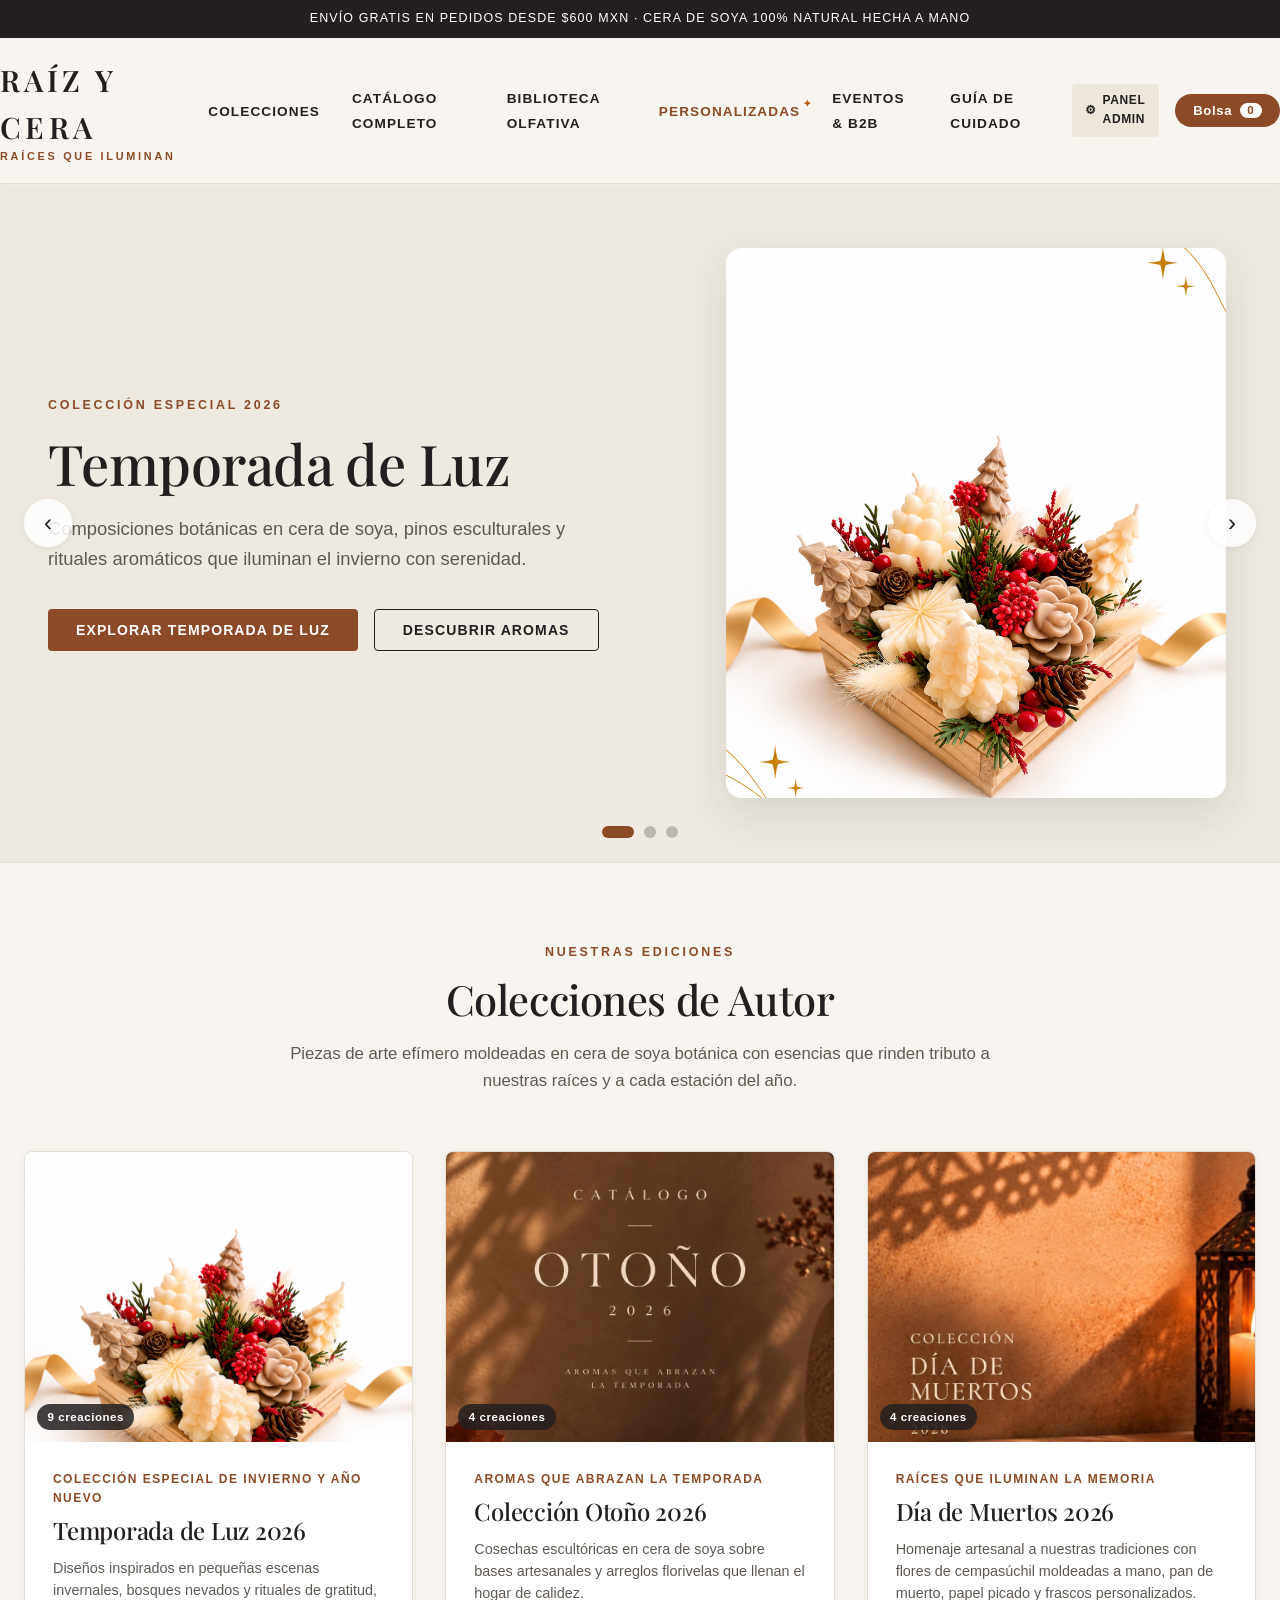
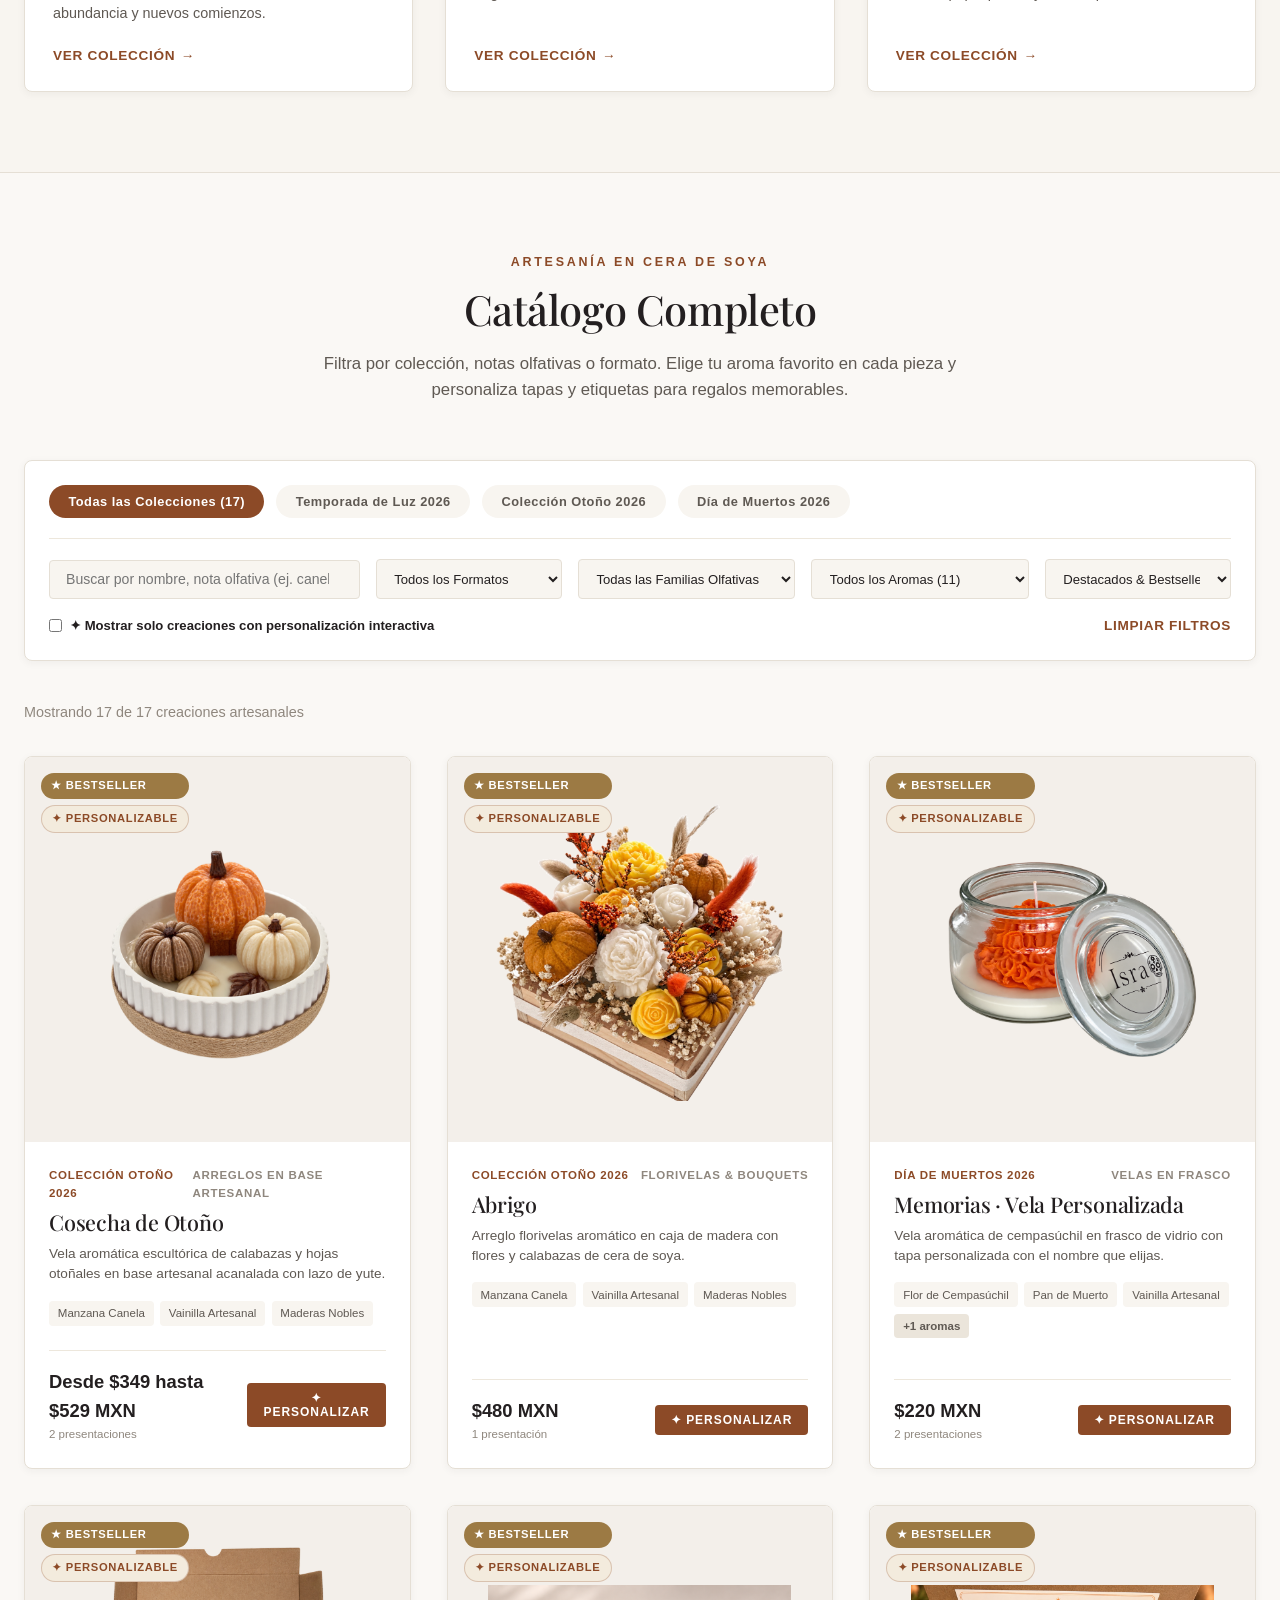
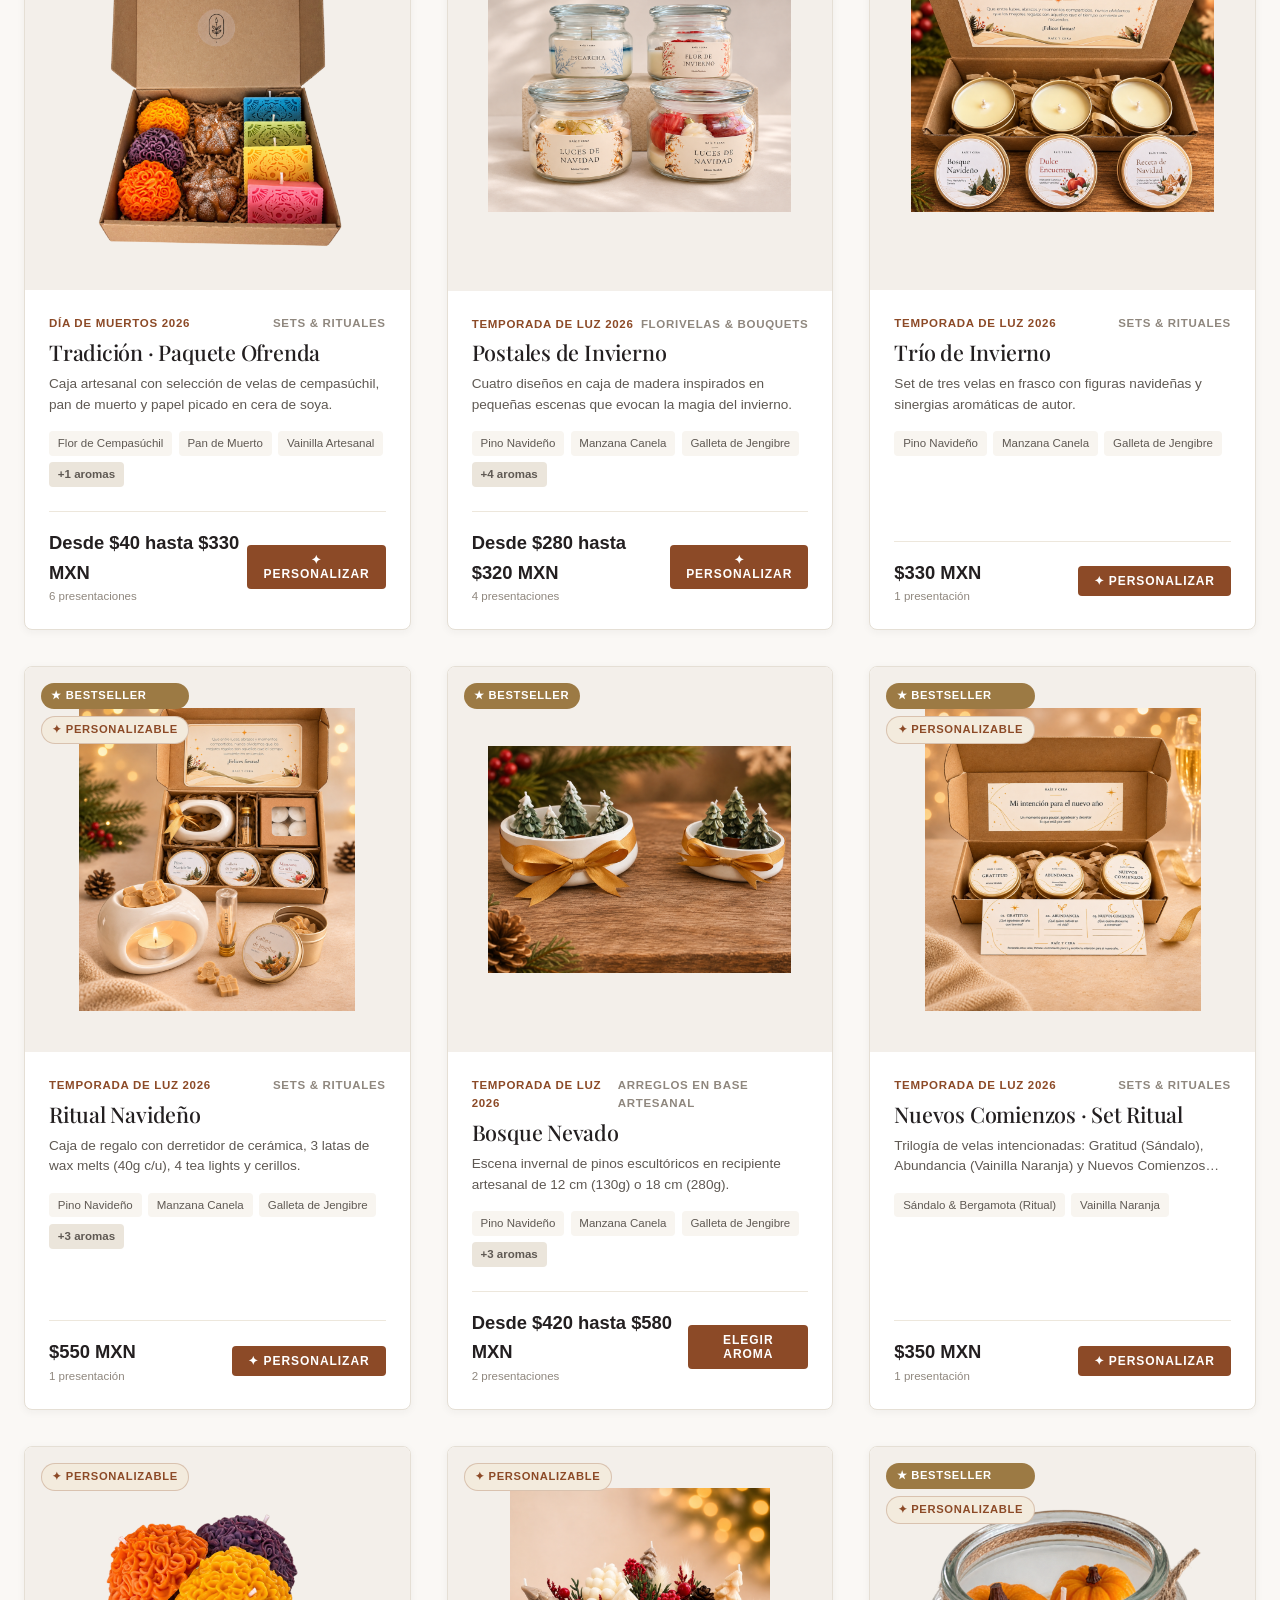
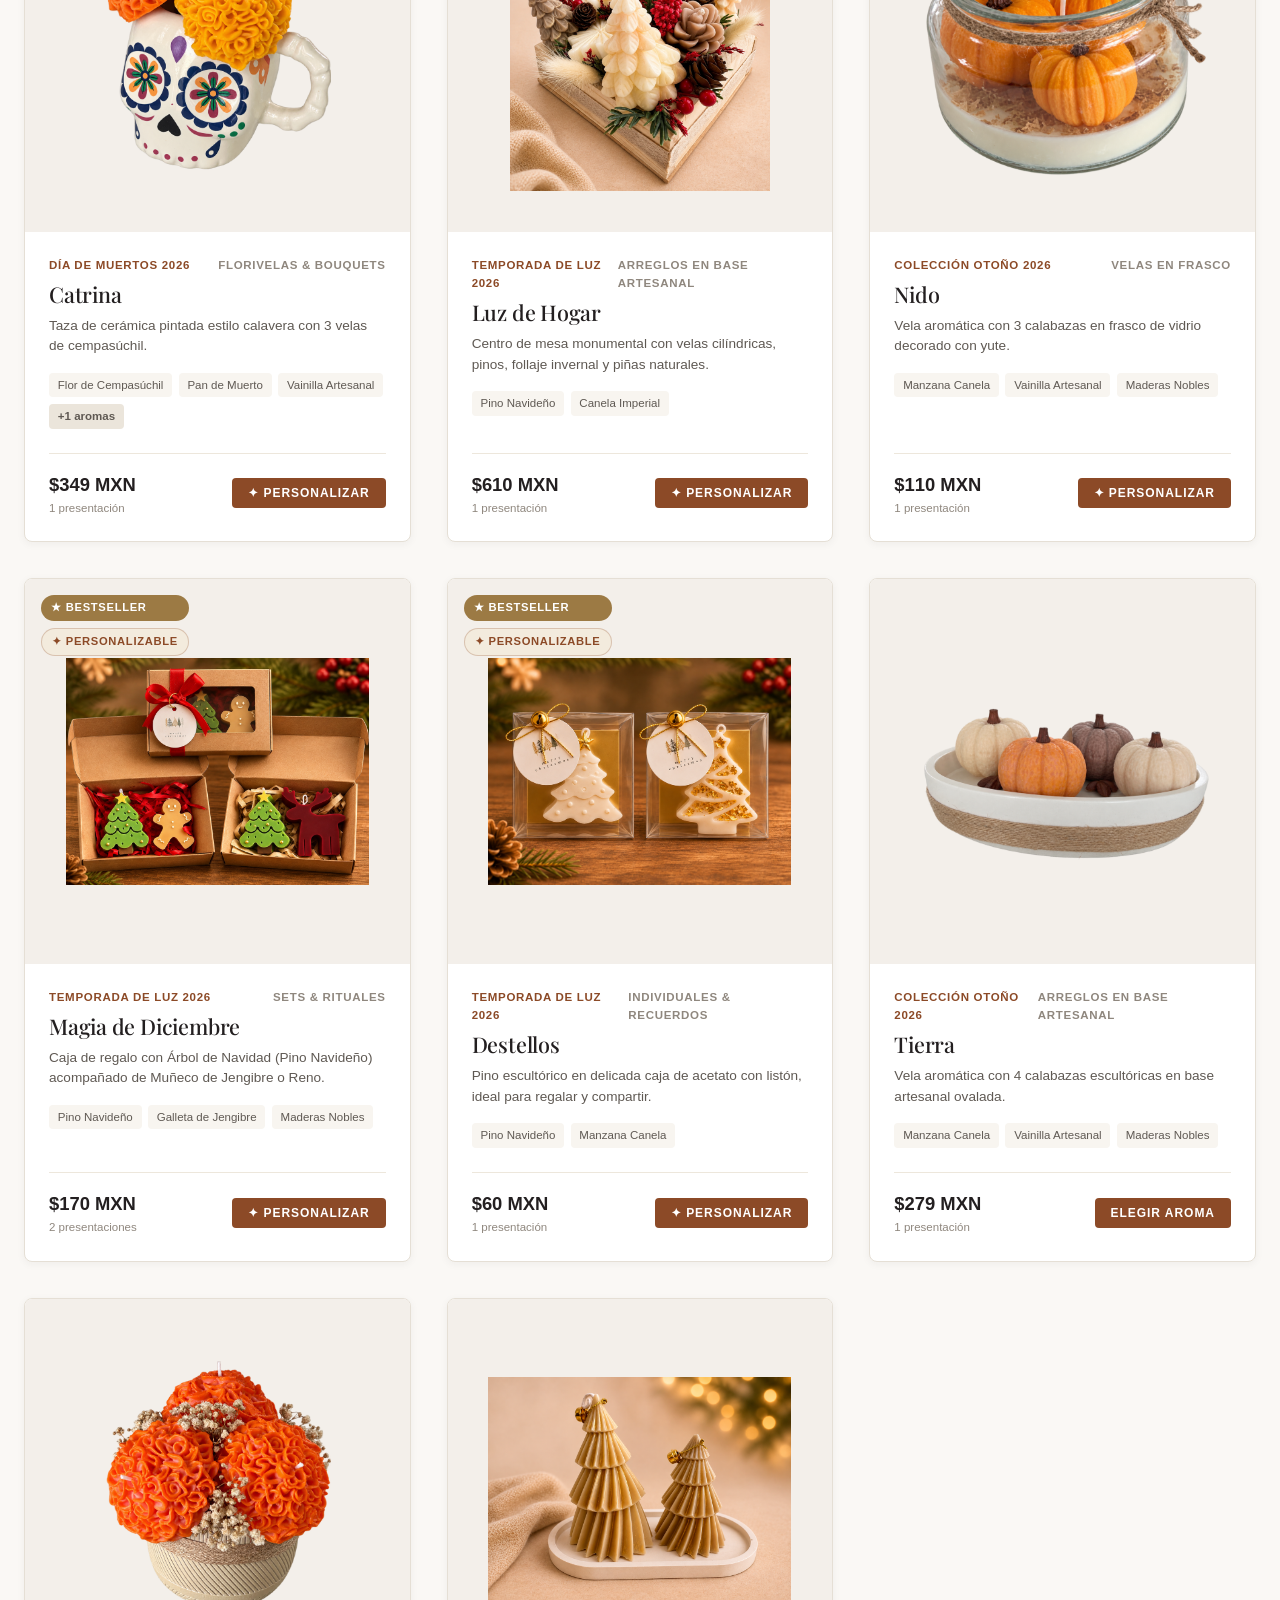
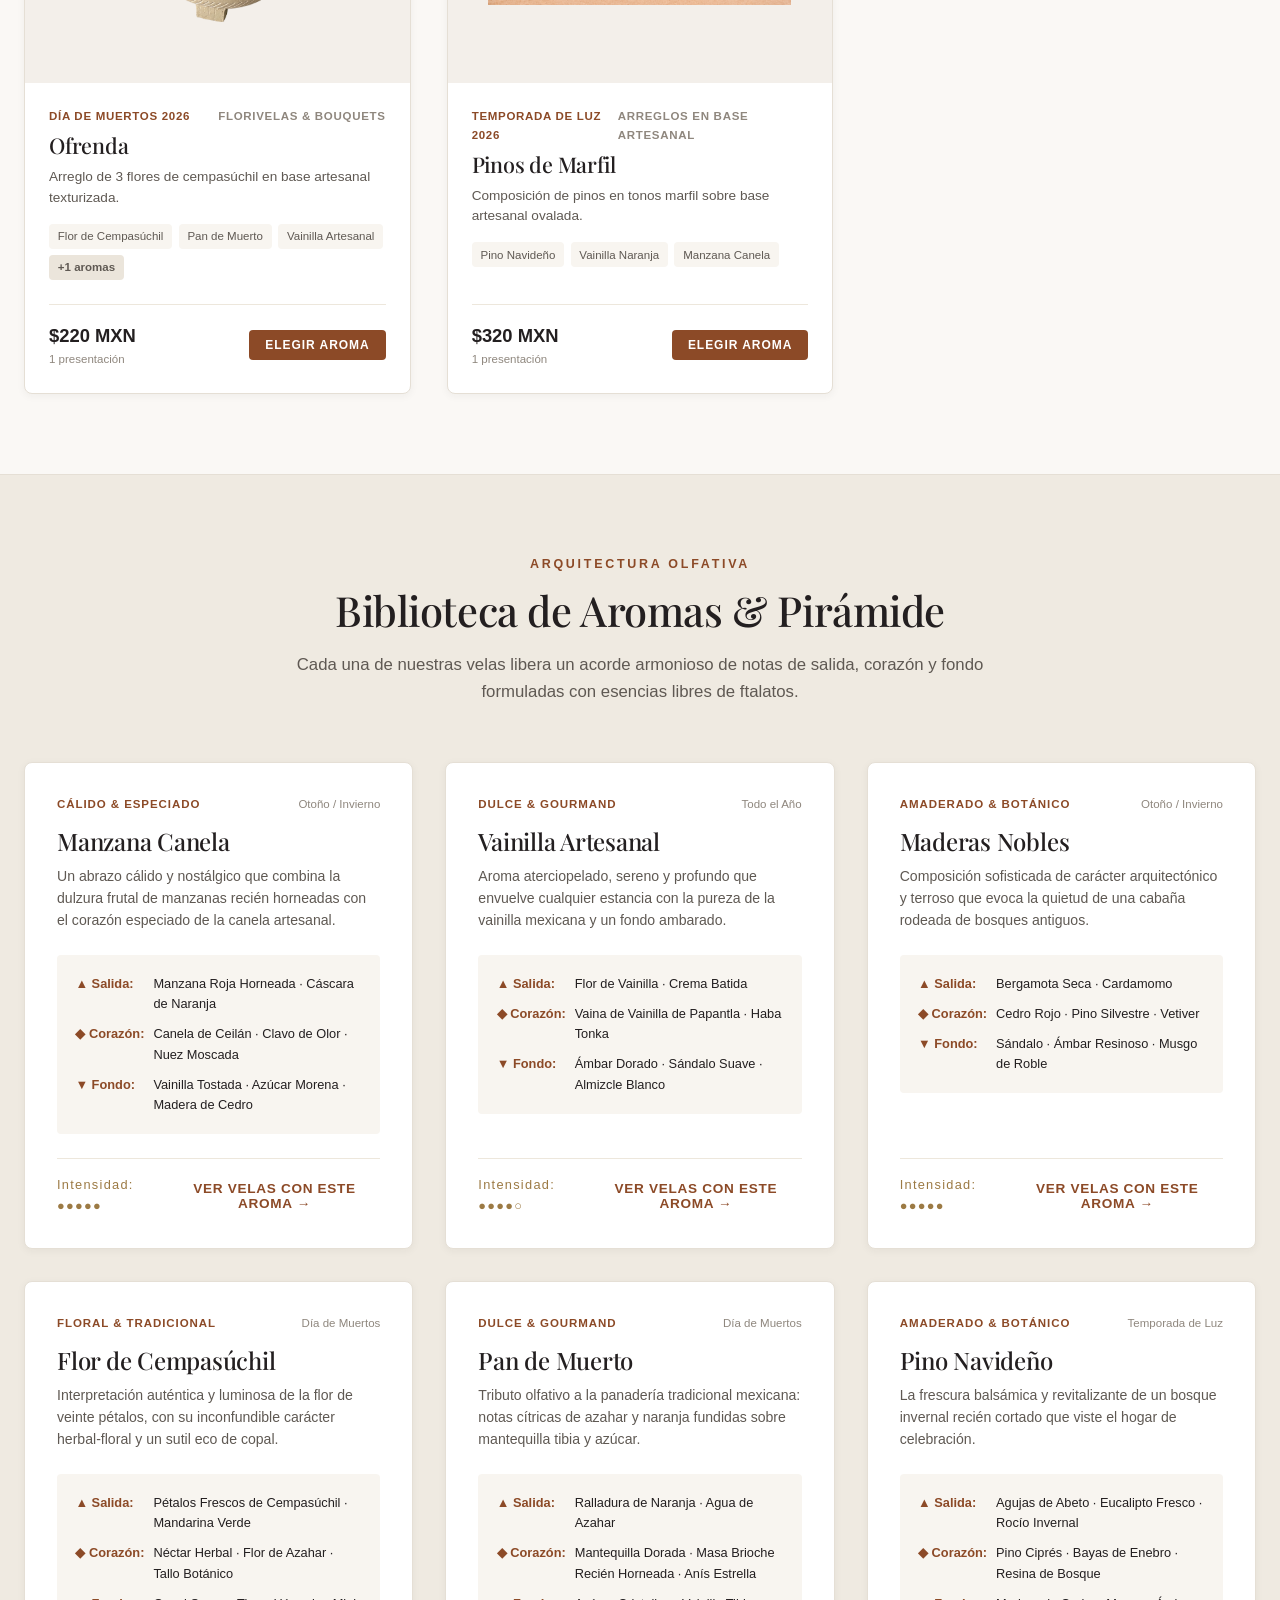
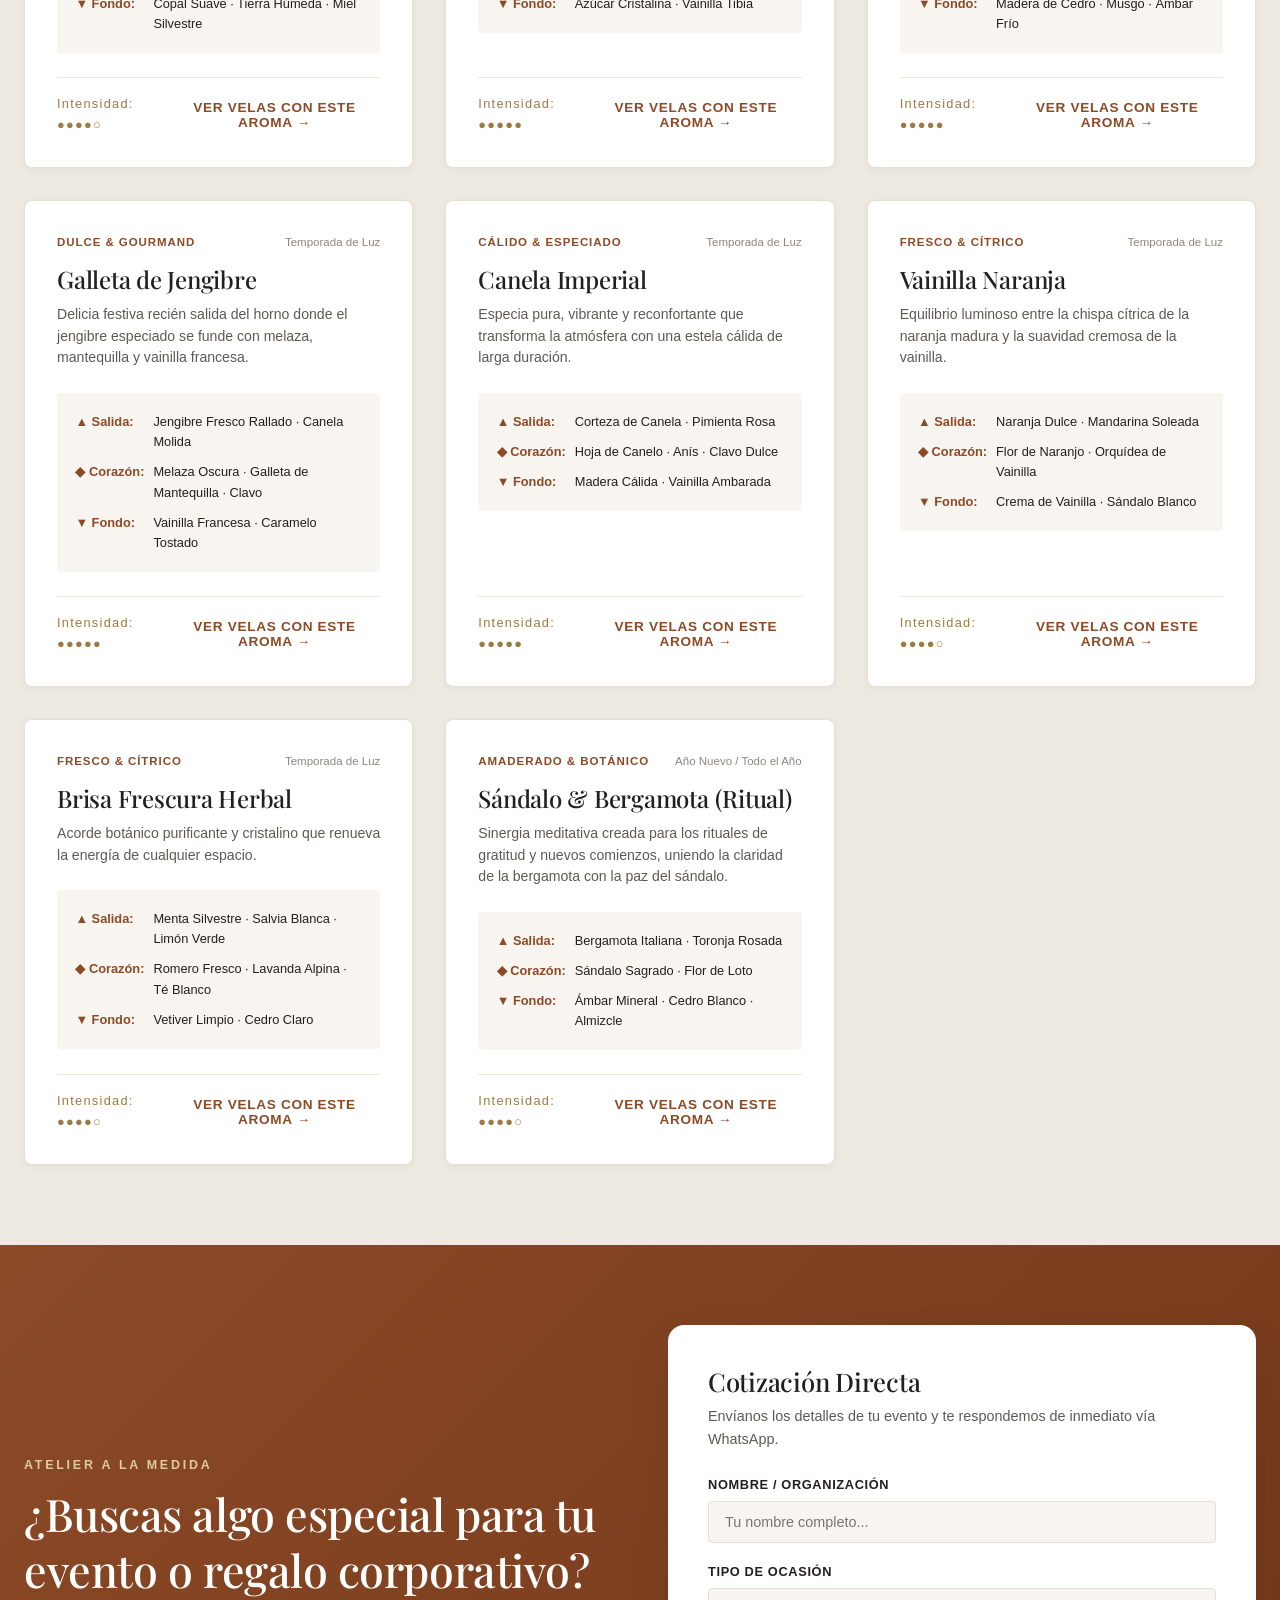
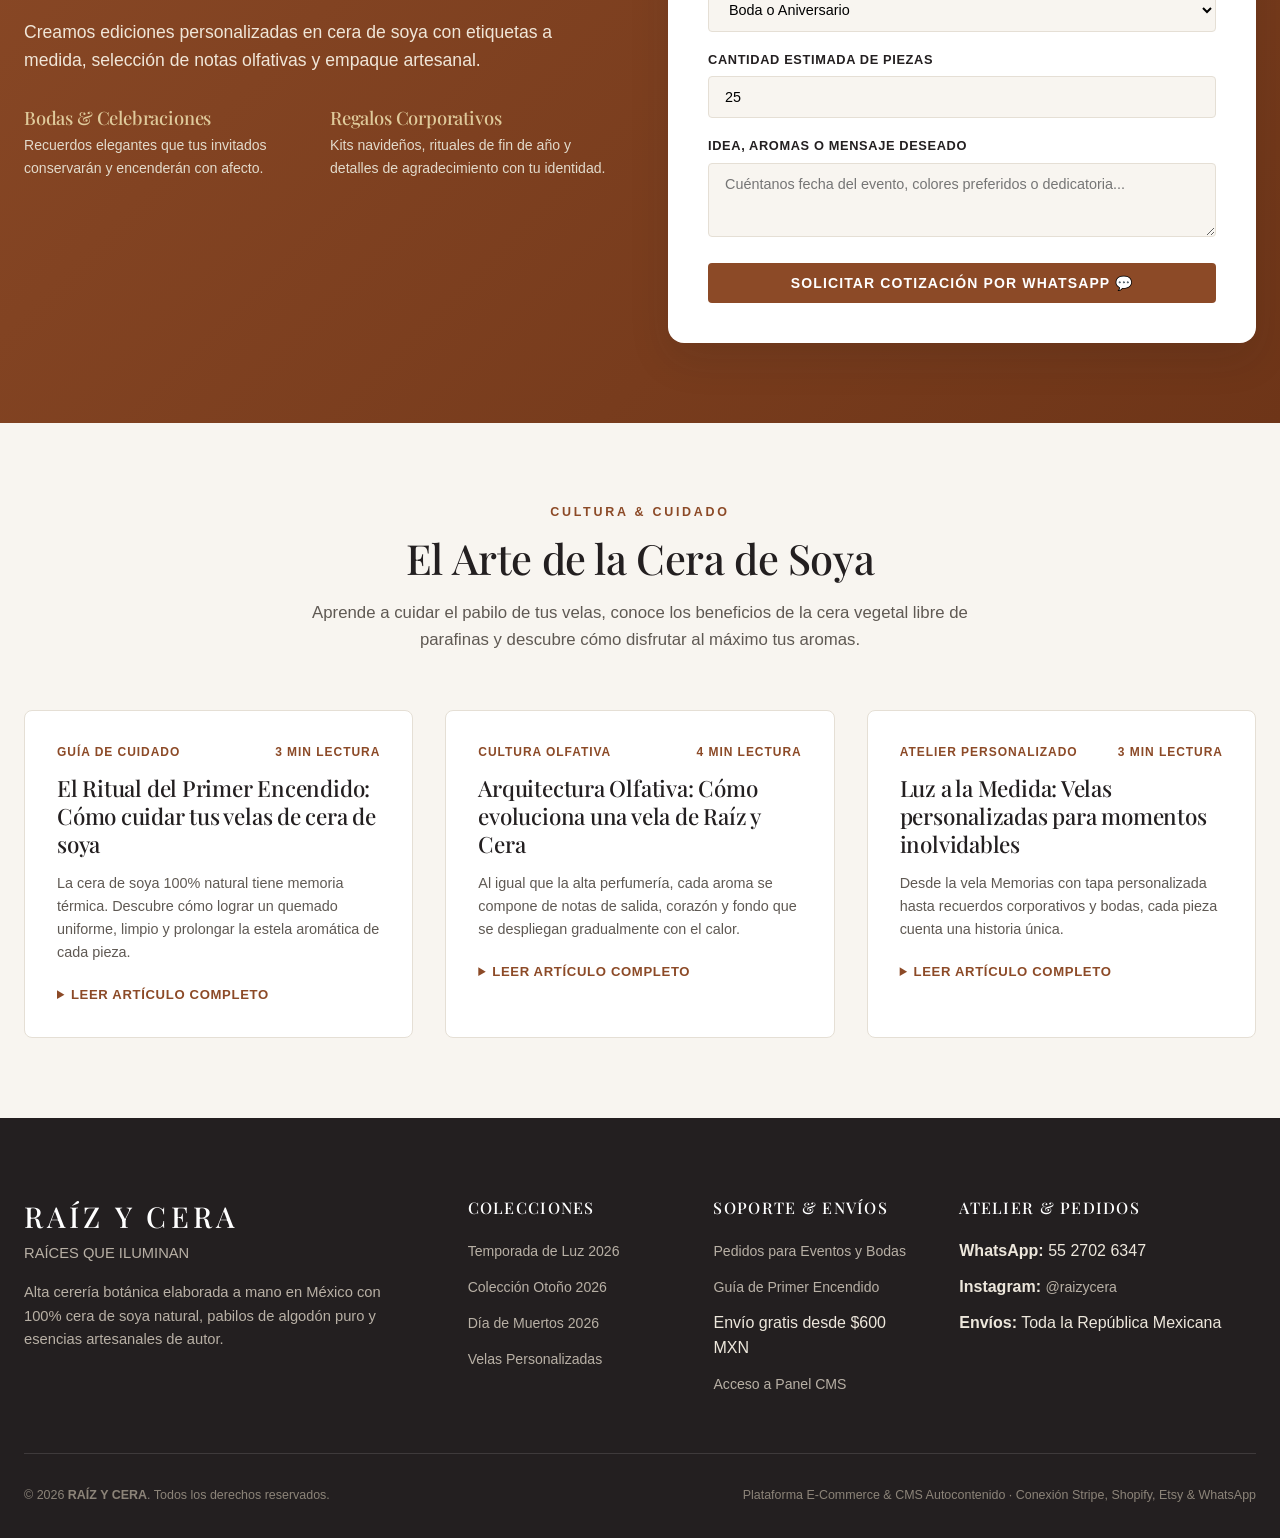
<file: index.html>
<!DOCTYPE html>
<html lang="es">
<head>
  <meta charset="UTF-8" />
  <meta name="viewport" content="width=device-width, initial-scale=1.0" />
  <title>Raíz y Cera | Raíces que Iluminan · Alta Cerería Botánica en Cera de Soya</title>
  <meta name="description" content="Velas aromáticas y piezas escultóricas en cera de soya 100% natural hechas a mano. Colección Otoño, Día de Muertos y Temporada de Luz 2026." />

  <!-- Google Fonts: Editorial Serif & Clean Sans -->
  <link rel="preconnect" href="https://fonts.googleapis.com" />
  <link rel="preconnect" href="https://fonts.gstatic.com" crossorigin />
  <link href="https://fonts.googleapis.com/css2?family=Playfair+Display:ital,wght@0,400;0,500;0,600;0,700;1,400&family=Plus+Jakarta+Sans:wght@300;400;500;600;700&display=swap" rel="stylesheet" />

  <!-- Main Luxury Storefront Stylesheet -->
  <link rel="stylesheet" href="assets/css/main.css" />
</head>
<body>

  <!-- Top Announcement Bar (Candle Delirium Style) -->
  <div class="top-announcement-bar" role="region" aria-label="Aviso promocional">
    <div class="container">
      <span id="announcement-text">ENVÍO GRATIS EN PEDIDOS DESDE $600 MXN · CERA DE SOYA 100% NATURAL HECHA A MANO</span>
    </div>
  </div>

  <!-- Main Editorial Header -->
  <header class="site-header">
    <div class="container header-inner">
      <a href="#inicio" class="brand-logo-wrap" aria-label="Raíz y Cera - Inicio">
        <span class="brand-logo-title js-brand-name">RAÍZ Y CERA</span>
        <span class="brand-logo-tagline js-brand-tagline">RAÍCES QUE ILUMINAN</span>
      </a>

      <nav class="main-navigation" aria-label="Navegación principal">
        <ul>
          <li><a href="#colecciones">Colecciones</a></li>
          <li><a href="#catalogo">Catálogo Completo</a></li>
          <li><a href="#aromas">Biblioteca Olfativa</a></li>
          <li><a href="#catalogo" class="js-nav-customizable is-highlight">Personalizadas</a></li>
          <li><a href="#pedidos-especiales">Eventos & B2B</a></li>
          <li><a href="#editorial">Guía de Cuidado</a></li>
        </ul>
      </nav>

      <div class="header-utility-actions">
        <a href="admin.html" class="btn-header-admin" title="Abrir Panel de Administración CMS">
          <span>⚙</span> Panel Admin
        </a>
        <button type="button" class="btn-cart-trigger" id="header-cart-btn" aria-label="Abrir bolsa de compras">
          <span>Bolsa</span>
          <span class="cart-count-badge js-cart-count">0</span>
        </button>
      </div>
    </div>
  </header>

  <main id="inicio">
    <!-- Hero Showcase Carousel -->
    <section class="hero-section" aria-label="Colecciones destacadas">
      <div id="hero-carousel-track" class="hero-track">
        <!-- Rendered dynamically by StorefrontAppController -->
      </div>
      <button type="button" class="hero-nav-arrow hero-prev-btn" id="hero-prev-btn" aria-label="Diapositiva anterior">‹</button>
      <button type="button" class="hero-nav-arrow hero-next-btn" id="hero-next-btn" aria-label="Siguiente diapositiva">›</button>
      <div class="hero-dots-container" id="hero-carousel-dots"></div>
    </section>

    <!-- Seasonal Collections Grid -->
    <section id="colecciones" class="section-padding">
      <div class="container">
        <div class="section-header">
          <span class="section-pretitle">Nuestras Ediciones</span>
          <h2 class="section-title">Colecciones de Autor</h2>
          <p class="section-desc">Piezas de arte efímero moldeadas en cera de soya botánica con esencias que rinden tributo a nuestras raíces y a cada estación del año.</p>
        </div>
        <div class="collections-grid" id="collections-grid">
          <!-- Populated dynamically -->
        </div>
      </div>
    </section>

    <!-- Faceted Catalog & Product Grid (Candle Delirium & Yankee Candle style) -->
    <section id="catalogo" class="section-padding catalog-section">
      <div class="container">
        <div class="section-header">
          <span class="section-pretitle">Artesanía en Cera de Soya</span>
          <h2 class="section-title">Catálogo Completo</h2>
          <p class="section-desc">Filtra por colección, notas olfativas o formato. Elige tu aroma favorito en cada pieza y personaliza tapas y etiquetas para regalos memorables.</p>
        </div>

        <!-- Faceted Filter Controls -->
        <div class="catalog-filter-bar">
          <div class="filter-pills-row" id="filter-collection-pills">
            <!-- Populated dynamically -->
          </div>

          <div class="filter-controls-grid">
            <div class="search-box">
              <input type="search" id="catalog-search-input" placeholder="Buscar por nombre, nota olfativa (ej. canela, cempasúchil, pino)..." />
            </div>
            <div class="select-box">
              <select id="filter-category-select">
                <option value="all">Todos los Formatos</option>
              </select>
            </div>
            <div class="select-box">
              <select id="filter-family-select">
                <option value="all">Todas las Familias Olfativas</option>
              </select>
            </div>
            <div class="select-box">
              <select id="filter-fragrance-select">
                <option value="all">Todos los Aromas</option>
              </select>
            </div>
            <div class="select-box">
              <select id="filter-sort-select">
                <option value="featured">Destacados & Bestsellers</option>
                <option value="price-asc">Precio: Menor a Mayor</option>
                <option value="price-desc">Precio: Mayor a Menor</option>
                <option value="name-asc">Nombre (A - Z)</option>
              </select>
            </div>
          </div>

          <div style="margin-top: 1rem; display: flex; justify-content: space-between; align-items: center; flex-wrap: wrap; gap: 0.75rem;">
            <label class="filter-toggle-wrap">
              <input type="checkbox" id="filter-customizable-toggle" />
              <span>✦ Mostrar solo creaciones con personalización interactiva</span>
            </label>
            <button type="button" class="btn-link" id="btn-reset-all-filters">Limpiar Filtros</button>
          </div>
        </div>

        <div class="catalog-meta-row">
          <span id="catalog-results-count">Cargando creaciones...</span>
        </div>

        <!-- Products Grid -->
        <div class="products-grid" id="catalog-products-grid">
          <!-- Populated dynamically -->
        </div>
      </div>
    </section>

    <!-- Olfactory Library & Fragrance Pyramid Explorer -->
    <section id="aromas" class="section-padding fragrance-section">
      <div class="container">
        <div class="section-header">
          <span class="section-pretitle">Arquitectura Olfativa</span>
          <h2 class="section-title">Biblioteca de Aromas & Pirámide</h2>
          <p class="section-desc">Cada una de nuestras velas libera un acorde armonioso de notas de salida, corazón y fondo formuladas con esencias libres de ftalatos.</p>
        </div>
        <div class="fragrance-explorer-grid" id="fragrance-explorer-grid">
          <!-- Populated dynamically -->
        </div>
      </div>
    </section>

    <!-- Custom Orders Concierge (B2B, Weddings & Special Events) -->
    <section id="pedidos-especiales" class="section-padding custom-orders-section">
      <div class="container">
        <div class="custom-orders-grid">
          <div class="custom-orders-text">
            <span class="section-pretitle" style="color: var(--color-gold-light);">Atelier a la Medida</span>
            <h2 id="custom-orders-title">¿Buscas algo especial para tu evento o regalo corporativo?</h2>
            <p id="custom-orders-subtitle">Creamos ediciones personalizadas en cera de soya con etiquetas a medida, selección de notas olfativas y empaque artesanal.</p>
            <div class="custom-orders-pillars">
              <div class="pillar-item">
                <h4>Bodas & Celebraciones</h4>
                <p>Recuerdos elegantes que tus invitados conservarán y encenderán con afecto.</p>
              </div>
              <div class="pillar-item">
                <h4>Regalos Corporativos</h4>
                <p>Kits navideños, rituales de fin de año y detalles de agradecimiento con tu identidad.</p>
              </div>
            </div>
          </div>

          <div class="custom-order-card">
            <h3>Cotización Directa</h3>
            <p>Envíanos los detalles de tu evento y te respondemos de inmediato vía WhatsApp.</p>
            <form id="custom-order-quote-form">
              <div class="form-group-custom">
                <label for="quote-name">Nombre / Organización</label>
                <input type="text" id="quote-name" required placeholder="Tu nombre completo..." />
              </div>
              <div class="form-group-custom">
                <label for="quote-event-type">Tipo de Ocasión</label>
                <select id="quote-event-type">
                  <option value="Boda o Aniversario">Boda o Aniversario</option>
                  <option value="Regalos Corporativos de Fin de Año">Regalos Corporativos de Fin de Año</option>
                  <option value="Bautizo o Comunión">Bautizo o Primera Comunión</option>
                  <option value="Altar Familiar / Día de Muertos">Altar Familiar / Día de Muertos</option>
                  <option value="Edición Especial Personalizada">Edición Especial Personalizada</option>
                </select>
              </div>
              <div class="form-group-custom">
                <label for="quote-quantity">Cantidad Estimada de Piezas</label>
                <input type="number" id="quote-quantity" value="25" min="5" max="1000" />
              </div>
              <div class="form-group-custom">
                <label for="quote-details">Idea, Aromas o Mensaje Deseado</label>
                <textarea id="quote-details" rows="3" placeholder="Cuéntanos fecha del evento, colores preferidos o dedicatoria..."></textarea>
              </div>
              <button type="submit" class="btn btn-primary" style="width: 100%; justify-content: center;">
                Solicitar Cotización por WhatsApp 💬
              </button>
            </form>
          </div>
        </div>
      </div>
    </section>

    <!-- Editorial Blog & Candle Care Guide -->
    <section id="editorial" class="section-padding">
      <div class="container">
        <div class="section-header">
          <span class="section-pretitle">Cultura & Cuidado</span>
          <h2 class="section-title">El Arte de la Cera de Soya</h2>
          <p class="section-desc">Aprende a cuidar el pabilo de tus velas, conoce los beneficios de la cera vegetal libre de parafinas y descubre cómo disfrutar al máximo tus aromas.</p>
        </div>
        <div class="editorial-grid" id="editorial-posts-grid">
          <!-- Populated dynamically -->
        </div>
      </div>
    </section>
  </main>

  <!-- Site Footer -->
  <footer class="site-footer">
    <div class="container">
      <div class="footer-grid">
        <div class="footer-brand">
          <h3 class="js-brand-name">RAÍZ Y CERA</h3>
          <p class="js-brand-tagline">RAÍCES QUE ILUMINAN</p>
          <p style="margin-top: 1rem;">Alta cerería botánica elaborada a mano en México con 100% cera de soya natural, pabilos de algodón puro y esencias artesanales de autor.</p>
        </div>

        <div class="footer-col">
          <h4>Colecciones</h4>
          <ul>
            <li><a href="#catalogo" class="js-filter-collection" data-collection="temporada-de-luz">Temporada de Luz 2026</a></li>
            <li><a href="#catalogo" class="js-filter-collection" data-collection="coleccion-otono">Colección Otoño 2026</a></li>
            <li><a href="#catalogo" class="js-filter-collection" data-collection="dia-de-muertos">Día de Muertos 2026</a></li>
            <li><a href="#catalogo" class="js-nav-customizable">Velas Personalizadas</a></li>
          </ul>
        </div>

        <div class="footer-col">
          <h4>Soporte & Envíos</h4>
          <ul>
            <li><a href="#pedidos-especiales">Pedidos para Eventos y Bodas</a></li>
            <li><a href="#editorial">Guía de Primer Encendido</a></li>
            <li><span>Envío gratis desde $600 MXN</span></li>
            <li><a href="admin.html">Acceso a Panel CMS</a></li>
          </ul>
        </div>

        <div class="footer-col">
          <h4>Atelier & Pedidos</h4>
          <ul>
            <li><strong>WhatsApp:</strong> <span class="js-whatsapp-display">55 2702 6347</span></li>
            <li><strong>Instagram:</strong> <a href="https://www.instagram.com/raizycera" target="_blank" rel="noopener" class="js-instagram-handle">@raizycera</a></li>
            <li><strong>Envíos:</strong> Toda la República Mexicana</li>
          </ul>
        </div>
      </div>

      <div class="footer-bottom">
        <span>&copy; 2026 <strong class="js-brand-name">Raíz y Cera</strong>. Todos los derechos reservados.</span>
        <span>Plataforma E-Commerce & CMS Autocontenido · Conexión Stripe, Shopify, Etsy & WhatsApp</span>
      </div>
    </div>
  </footer>

  <!-- Slide-Out Cart Drawer -->
  <div class="drawer-backdrop" id="cart-drawer-backdrop" style="display: none;" hidden></div>
  <aside class="cart-drawer" id="cart-drawer" style="display: none;" hidden aria-label="Bolsa de compras">
    <div class="cart-drawer-header">
      <h3>Tu Bolsa (<span class="js-cart-count">0</span>)</h3>
      <button type="button" class="drawer-close-btn" id="cart-drawer-close" aria-label="Cerrar bolsa">&times;</button>
    </div>

    <!-- Free Shipping Progress Tracker -->
    <div class="cart-shipping-banner">
      <p id="cart-shipping-message">Cargando regla de envío...</p>
      <div class="progress-track">
        <div class="progress-fill" id="cart-shipping-progress-bar" style="width: 0%;"></div>
      </div>
    </div>

    <!-- Cart Line Items -->
    <div class="cart-items-container" id="cart-items-list">
      <!-- Populated dynamically -->
    </div>

    <!-- Cart Footer & Omnichannel Checkout -->
    <div class="cart-drawer-footer" id="cart-drawer-footer">
      <div class="cart-totals-summary">
        <div class="total-row">
          <span>Subtotal:</span>
          <strong id="cart-subtotal-amount">$0 MXN</strong>
        </div>
        <div class="total-row">
          <span>Envío Nacional:</span>
          <span id="cart-shipping-amount">Calculando...</span>
        </div>
        <div class="total-row grand-total">
          <span>Total Estimado:</span>
          <strong id="cart-total-amount">$0 MXN</strong>
        </div>
      </div>

      <!-- Customer Fast-Order Details -->
      <div style="margin-bottom: 1rem; display: flex; flex-direction: column; gap: 0.4rem;">
        <input type="text" id="checkout-customer-name" placeholder="Tu nombre para el envío / pedido..." style="padding: 0.5rem; font-size: 0.8rem; border: 1px solid var(--color-border); border-radius: 4px;" />
        <input type="tel" id="checkout-customer-phone" placeholder="WhatsApp o teléfono de contacto..." style="padding: 0.5rem; font-size: 0.8rem; border: 1px solid var(--color-border); border-radius: 4px;" />
        <input type="text" id="checkout-customer-city" placeholder="Ciudad o dirección de entrega..." style="padding: 0.5rem; font-size: 0.8rem; border: 1px solid var(--color-border); border-radius: 4px;" />
      </div>

      <!-- 3 Checkout Channels -->
      <div class="cart-checkout-actions">
        <button type="button" class="btn btn-checkout-stripe btn-lg" id="btn-checkout-stripe">
          💳 Pagar con Stripe (Tarjeta / Débito)
        </button>
        <button type="button" class="btn btn-checkout-wa btn-lg" id="btn-checkout-whatsapp">
          💬 Confirmar y Pedir por WhatsApp
        </button>
        <div class="cart-marketplaces-row">
          <button type="button" class="btn btn-checkout-shopify btn-sm" id="btn-checkout-shopify">
            🛍️ Ver en Shopify
          </button>
          <button type="button" class="btn btn-checkout-etsy btn-sm" id="btn-checkout-etsy">
            🧡 Ver en Etsy
          </button>
        </div>
      </div>
    </div>
  </aside>

  <!-- Product Detail & Interactive Customization Modal -->
  <div class="modal-backdrop" id="product-detail-modal" style="display: none;" hidden>
    <div class="modal-dialog">
      <button type="button" class="modal-close-btn" id="product-modal-close" aria-label="Cerrar ventana">&times;</button>
      <div id="product-modal-body">
        <!-- Rendered dynamically by StorefrontAppController -->
      </div>
    </div>
  </div>

  <!-- Checkout Status & Stripe Sandbox Modal -->
  <div class="modal-backdrop" id="checkout-status-modal" style="display: none;" hidden>
    <div class="modal-dialog" style="max-width: 580px;">
      <button type="button" class="modal-close-btn" id="checkout-status-close" aria-label="Cerrar ventana">&times;</button>
      <div id="checkout-status-body">
        <!-- Populated dynamically -->
      </div>
    </div>
  </div>

  <!-- Storefront Application Script (OOP ES Module) -->
  <script type="module" src="src/ui/storefront_controller.js"></script>
</body>
</html>
</file>
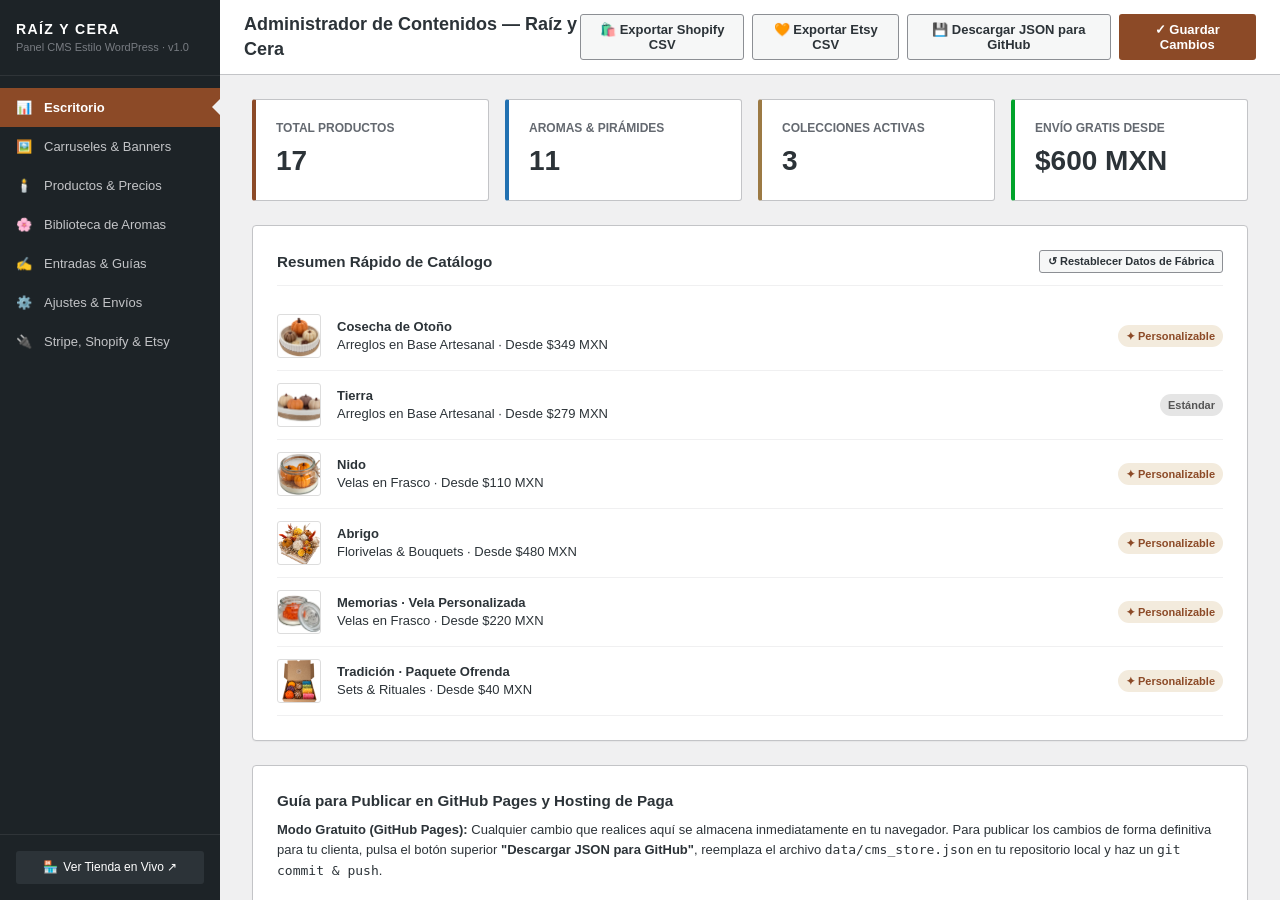
<file: admin.html>
<!DOCTYPE html>
<html lang="es">
<head>
  <meta charset="UTF-8" />
  <meta name="viewport" content="width=device-width, initial-scale=1.0" />
  <title>Raíz y Cera | Panel de Administración CMS</title>
  <link rel="stylesheet" href="assets/css/admin.css" />
</head>
<body class="admin-body">

  <!-- WordPress Style Sidebar -->
  <aside class="admin-sidebar">
    <div class="admin-sidebar-header">
      <div class="admin-brand-title">RAÍZ Y CERA</div>
      <div class="admin-brand-subtitle">Panel CMS Estilo WordPress · v1.0</div>
    </div>

    <ul class="admin-nav-list">
      <li>
        <button type="button" class="admin-nav-item is-active" data-tab="dashboard">
          <span>📊</span> Escritorio
        </button>
      </li>
      <li>
        <button type="button" class="admin-nav-item" data-tab="carousel">
          <span>🖼️</span> Carruseles & Banners
        </button>
      </li>
      <li>
        <button type="button" class="admin-nav-item" data-tab="products">
          <span>🕯️</span> Productos & Precios
        </button>
      </li>
      <li>
        <button type="button" class="admin-nav-item" data-tab="fragrances">
          <span>🌸</span> Biblioteca de Aromas
        </button>
      </li>
      <li>
        <button type="button" class="admin-nav-item" data-tab="blog">
          <span>✍️</span> Entradas & Guías
        </button>
      </li>
      <li>
        <button type="button" class="admin-nav-item" data-tab="settings">
          <span>⚙️</span> Ajustes & Envíos
        </button>
      </li>
      <li>
        <button type="button" class="admin-nav-item" data-tab="integrations">
          <span>🔌</span> Stripe, Shopify & Etsy
        </button>
      </li>
    </ul>

    <div class="admin-sidebar-footer">
      <a href="index.html" class="btn-sidebar-store" target="_blank">
        <span>🏪</span> Ver Tienda en Vivo ↗
      </a>
    </div>
  </aside>

  <!-- Main Viewport -->
  <div class="admin-main">
    <header class="admin-topbar">
      <div class="admin-topbar-title">
        <h2>Administrador de Contenidos — Raíz y Cera</h2>
      </div>
      <div class="admin-topbar-actions">
        <button type="button" class="btn btn-outline" id="btn-export-shopify-csv" title="Descargar CSV para importar en Shopify">
          🛍️ Exportar Shopify CSV
        </button>
        <button type="button" class="btn btn-outline" id="btn-export-etsy-csv" title="Descargar CSV para importar en Etsy">
          🧡 Exportar Etsy CSV
        </button>
        <button type="button" class="btn btn-outline" id="btn-admin-export-json" title="Descargar copia de cms_store.json para GitHub Pages">
          💾 Descargar JSON para GitHub
        </button>
        <button type="button" class="btn btn-primary" id="btn-admin-save-all">
          ✓ Guardar Cambios
        </button>
      </div>
    </header>

    <div class="admin-content-area">
      <!-- 1. TAB: DASHBOARD -->
      <section class="admin-tab-pane" id="tab-dashboard">
        <div class="admin-metrics-grid">
          <div class="metric-card">
            <h4>Total Productos</h4>
            <div class="metric-value" id="metric-products-count">17</div>
          </div>
          <div class="metric-card" style="border-left-color: #2271b1;">
            <h4>Aromas & Pirámides</h4>
            <div class="metric-value" id="metric-fragrances-count">11</div>
          </div>
          <div class="metric-card" style="border-left-color: #9C7A44;">
            <h4>Colecciones Activas</h4>
            <div class="metric-value" id="metric-collections-count">3</div>
          </div>
          <div class="metric-card" style="border-left-color: #00a32a;">
            <h4>Envío Gratis Desde</h4>
            <div class="metric-value" id="metric-free-shipping">$600 MXN</div>
          </div>
        </div>

        <div class="admin-card">
          <div class="slide-card-header">
            <h3>Resumen Rápido de Catálogo</h3>
            <button type="button" class="btn btn-outline btn-sm" id="btn-admin-reset-seed">
              ↺ Restablecer Datos de Fábrica
            </button>
          </div>
          <div id="dashboard-products-summary">
            <!-- Populated dynamically -->
          </div>
        </div>

        <div class="admin-card">
          <h3>Guía para Publicar en GitHub Pages y Hosting de Paga</h3>
          <p style="margin-top: 0.5rem; line-height: 1.6;">
            <strong>Modo Gratuito (GitHub Pages):</strong> Cualquier cambio que realices aquí se almacena inmediatamente en tu navegador. Para publicar los cambios de forma definitiva para tu clienta, pulsa el botón superior <strong>"Descargar JSON para GitHub"</strong>, reemplaza el archivo <code>data/cms_store.json</code> en tu repositorio local y haz un <code>git commit & push</code>.<br/><br/>
            <strong>Modo Hosting de Paga:</strong> Si ejecutas el microservidor incluido (<code>python3 server/portable_cms_server.py</code> o lo subes a cualquier hosting con Node o Python), los cambios se guardan directamente en el disco del servidor sin necesidad de pasos adicionales.
          </p>
        </div>
      </section>

      <!-- 2. TAB: CAROUSEL & BANNERS -->
      <section class="admin-tab-pane" id="tab-carousel" hidden>
        <div class="admin-card">
          <div class="slide-card-header">
            <h3>Banners & Diapositivas de la Portada Principal</h3>
            <span>Edita textos, colecciones vinculadas y paletas cromáticas</span>
          </div>
          <div id="carousel-slides-list">
            <!-- Populated dynamically -->
          </div>
        </div>
      </section>

      <!-- 3. TAB: PRODUCTS & PRICING -->
      <section class="admin-tab-pane" id="tab-products" hidden>
        <div class="admin-card">
          <div class="slide-card-header">
            <h3>Gestión de Catálogo de Productos</h3>
            <button type="button" class="btn btn-primary" id="btn-admin-add-product">
              + Agregar Nuevo Producto
            </button>
          </div>
          <table class="admin-table">
            <thead>
              <tr>
                <th style="width: 60px;">Foto</th>
                <th>Nombre & Slug</th>
                <th>Colección</th>
                <th>Formato</th>
                <th>Precio / Presentaciones</th>
                <th>Personalizable</th>
                <th>Bestseller</th>
                <th>Acciones</th>
              </tr>
            </thead>
            <tbody id="admin-products-table-body">
              <!-- Populated dynamically -->
            </tbody>
          </table>
        </div>
      </section>

      <!-- 4. TAB: FRAGRANCE LIBRARY -->
      <section class="admin-tab-pane" id="tab-fragrances" hidden>
        <div class="admin-card">
          <div class="slide-card-header">
            <h3>Biblioteca Olfativa (Notas de Salida, Corazón y Fondo)</h3>
            <button type="button" class="btn btn-primary" id="btn-admin-add-fragrance">
              + Agregar Nuevo Aroma
            </button>
          </div>
          <table class="admin-table">
            <thead>
              <tr>
                <th>Aroma</th>
                <th>Familia Olfativa</th>
                <th>Temporada</th>
                <th>Intensidad</th>
                <th>Pirámide Olfativa</th>
                <th>Acciones</th>
              </tr>
            </thead>
            <tbody id="admin-fragrances-table-body">
              <!-- Populated dynamically -->
            </tbody>
          </table>
        </div>
      </section>

      <!-- 5. TAB: EDITORIAL BLOG -->
      <section class="admin-tab-pane" id="tab-blog" hidden>
        <div class="admin-card">
          <div class="slide-card-header">
            <h3>Entradas de Blog, Cultura y Guía de Cuidado</h3>
            <span>Consejos de primer encendido, conservación de cera vegetal y notas de marca</span>
          </div>
          <div id="admin-blog-list">
            <!-- Populated dynamically -->
          </div>
        </div>
      </section>

      <!-- 6. TAB: GENERAL SETTINGS -->
      <section class="admin-tab-pane" id="tab-settings" hidden>
        <div class="admin-card">
          <h3>Identidad de Marca & Datos de Contacto</h3>
          <div class="admin-form-grid" style="margin-top: 1rem;">
            <div class="form-group">
              <label>Nombre de Marca:</label>
              <input type="text" id="cfg-brand-name" class="admin-input" />
            </div>
            <div class="form-group">
              <label>Slogan Principal:</label>
              <input type="text" id="cfg-tagline" class="admin-input" />
            </div>
            <div class="form-group full-width">
              <label>Bajada Descriptiva:</label>
              <input type="text" id="cfg-subtitle" class="admin-input" />
            </div>
            <div class="form-group">
              <label>WhatsApp de Pedidos (Solo números):</label>
              <input type="text" id="cfg-whatsapp" class="admin-input" />
            </div>
            <div class="form-group">
              <label>Instagram Handle:</label>
              <input type="text" id="cfg-instagram" class="admin-input" />
            </div>
            <div class="form-group full-width">
              <label>Correo Electrónico:</label>
              <input type="email" id="cfg-email" class="admin-input" />
            </div>
          </div>
        </div>

        <div class="admin-card">
          <h3>Reglas de Envío a Domicilio</h3>
          <div class="admin-form-grid" style="margin-top: 1rem;">
            <div class="form-group">
              <label>Monto Mínimo para Envío Gratis ($ MXN):</label>
              <input type="number" id="cfg-free-shipping" class="admin-input" value="600" />
            </div>
            <div class="form-group">
              <label>Tarifa Estándar de Envío Nacional ($ MXN):</label>
              <input type="number" id="cfg-shipping-rate" class="admin-input" value="120" />
            </div>
          </div>
        </div>

        <div class="admin-card">
          <h3>Barra de Avisos Superior (Rotación de Mensajes)</h3>
          <div class="admin-form-grid" style="margin-top: 1rem;">
            <div class="form-group full-width">
              <label>Mensaje 1:</label>
              <input type="text" id="cfg-announcement-1" class="admin-input" />
            </div>
            <div class="form-group full-width">
              <label>Mensaje 2:</label>
              <input type="text" id="cfg-announcement-2" class="admin-input" />
            </div>
            <div class="form-group full-width">
              <label>Mensaje 3:</label>
              <input type="text" id="cfg-announcement-3" class="admin-input" />
            </div>
          </div>
        </div>
      </section>

      <!-- 7. TAB: INTEGRATIONS -->
      <section class="admin-tab-pane" id="tab-integrations" hidden>
        <div class="admin-card">
          <h3>Conexión Stripe (Pasarela Bancaria de Tarjetas)</h3>
          <div class="admin-form-grid" style="margin-top: 1rem;">
            <div class="form-group">
              <label>Modo Stripe:</label>
              <select id="int-stripe-mode" class="admin-select">
                <option value="sandbox">Sandbox / Simulación Interactiva (Pruebas)</option>
                <option value="live">Producción / Enlace de Pago Real</option>
              </select>
            </div>
            <div class="form-group">
              <label>Stripe Publishable Key:</label>
              <input type="text" id="int-stripe-pk" class="admin-input" placeholder="pk_live_... o pk_test_..." />
            </div>
            <div class="form-group full-width">
              <label>Stripe Payment Link Predeterminado (Opcional):</label>
              <input type="url" id="int-stripe-payment-link" class="admin-input" placeholder="https://buy.stripe.com/..." />
            </div>
          </div>
        </div>

        <div class="admin-card">
          <h3>Conexión con Tiendas Externas (Shopify & Etsy)</h3>
          <div class="admin-form-grid" style="margin-top: 1rem;">
            <div class="form-group">
              <label>Dominio de Tienda Shopify:</label>
              <input type="text" id="int-shopify-domain" class="admin-input" />
            </div>
            <div class="form-group">
              <label>URL de Tienda Shopify:</label>
              <input type="url" id="int-shopify-url" class="admin-input" />
            </div>
            <div class="form-group">
              <label>Nombre de Tienda en Etsy:</label>
              <input type="text" id="int-etsy-shop" class="admin-input" />
            </div>
            <div class="form-group">
              <label>URL de Tienda Etsy:</label>
              <input type="url" id="int-etsy-url" class="admin-input" />
            </div>
          </div>
        </div>
      </section>
    </div>
  </div>

  <!-- Product Edit Modal -->
  <div class="admin-modal-backdrop" id="admin-product-modal" hidden>
    <div class="admin-modal-dialog">
      <div class="admin-modal-header">
        <h3 id="admin-product-modal-title">Editar Producto</h3>
        <button type="button" class="admin-modal-close" id="admin-product-modal-close">&times;</button>
      </div>
      <form id="admin-product-form">
        <div class="admin-modal-body">
          <div class="admin-form-grid">
            <div class="form-group">
              <label>ID Único (sin espacios):</label>
              <input type="text" id="prod-edit-id" class="admin-input" required />
            </div>
            <div class="form-group">
              <label>Título del Producto:</label>
              <input type="text" id="prod-edit-title" class="admin-input" required />
            </div>
            <div class="form-group">
              <label>Colección:</label>
              <select id="prod-edit-collection" class="admin-select"></select>
            </div>
            <div class="form-group">
              <label>Formato / Categoría:</label>
              <input type="text" id="prod-edit-category" class="admin-input" />
            </div>
            <div class="form-group full-width">
              <label>Descripción Corta:</label>
              <input type="text" id="prod-edit-short-desc" class="admin-input" />
            </div>
            <div class="form-group full-width">
              <label>Descripción Detallada:</label>
              <textarea id="prod-edit-desc" class="admin-textarea" rows="3"></textarea>
            </div>
            <div class="form-group">
              <label>Ruta de Imagen Principal:</label>
              <input type="text" id="prod-edit-image" class="admin-input" />
            </div>
            <div class="form-group">
              <label>Tipo de Cera:</label>
              <input type="text" id="prod-edit-wax-type" class="admin-input" value="100% Cera de Soya Natural" />
            </div>
            <div class="form-group">
              <label>Dimensiones:</label>
              <input type="text" id="prod-edit-dimensions" class="admin-input" />
            </div>
            <div class="form-group">
              <label>Duración Estimada:</label>
              <input type="text" id="prod-edit-burntime" class="admin-input" />
            </div>

            <div class="form-group full-width">
              <label>Presentaciones / Variantes (Formato JSON):</label>
              <textarea id="prod-edit-variants-json" class="admin-textarea" rows="4"></textarea>
            </div>

            <div class="form-group full-width">
              <label>Aromas Permitidos para este Producto:</label>
              <div class="check-grid" id="prod-edit-fragrances-checks"></div>
            </div>

            <!-- Customization Settings -->
            <div class="form-group full-width">
              <label class="switch-label">
                <input type="checkbox" id="prod-edit-custom-toggle" />
                <span>✦ ¿Es un producto con personalización interactiva? (Grabado, tarjeta o etiqueta)</span>
              </label>
              <div class="custom-details-box" id="prod-edit-custom-details-box" hidden>
                <div class="admin-form-grid">
                  <div class="form-group">
                    <label>Etiqueta del Campo para el Cliente:</label>
                    <input type="text" id="prod-edit-custom-label" class="admin-input" />
                  </div>
                  <div class="form-group">
                    <label>Ejemplo / Placeholder:</label>
                    <input type="text" id="prod-edit-custom-placeholder" class="admin-input" />
                  </div>
                  <div class="form-group">
                    <label>Límite de Caracteres:</label>
                    <input type="number" id="prod-edit-custom-max" class="admin-input" value="80" />
                  </div>
                </div>
              </div>
            </div>

            <div class="form-group">
              <label class="switch-label">
                <input type="checkbox" id="prod-edit-bestseller" />
                <span>Marcar como Bestseller</span>
              </label>
            </div>
            <div class="form-group">
              <label>URL de Producto en Shopify (Opcional):</label>
              <input type="url" id="prod-edit-shopify-url" class="admin-input" />
            </div>
            <div class="form-group full-width">
              <label>URL de Listado en Etsy (Opcional):</label>
              <input type="url" id="prod-edit-etsy-url" class="admin-input" />
            </div>
          </div>
        </div>
        <div class="admin-modal-footer">
          <button type="submit" class="btn btn-primary">Guardar Producto</button>
        </div>
      </form>
    </div>
  </div>

  <!-- Fragrance Edit Modal -->
  <div class="admin-modal-backdrop" id="admin-fragrance-modal" hidden>
    <div class="admin-modal-dialog">
      <div class="admin-modal-header">
        <h3 id="admin-fragrance-modal-title">Editar Aroma</h3>
        <button type="button" class="admin-modal-close" id="admin-fragrance-modal-close">&times;</button>
      </div>
      <form id="admin-fragrance-form">
        <div class="admin-modal-body">
          <div class="admin-form-grid">
            <div class="form-group">
              <label>ID Único:</label>
              <input type="text" id="frag-edit-id" class="admin-input" required />
            </div>
            <div class="form-group">
              <label>Nombre del Aroma:</label>
              <input type="text" id="frag-edit-name" class="admin-input" required />
            </div>
            <div class="form-group">
              <label>Familia Olfativa:</label>
              <select id="frag-edit-family" class="admin-select">
                <option value="Cálido & Especiado">Cálido & Especiado</option>
                <option value="Amaderado & Botánico">Amaderado & Botánico</option>
                <option value="Floral & Tradicional">Floral & Tradicional</option>
                <option value="Dulce & Gourmand">Dulce & Gourmand</option>
                <option value="Fresco & Cítrico">Fresco & Cítrico</option>
              </select>
            </div>
            <div class="form-group">
              <label>Temporada Recomendada:</label>
              <input type="text" id="frag-edit-season" class="admin-input" />
            </div>
            <div class="form-group">
              <label>Intensidad Aromática (1 al 5):</label>
              <input type="number" id="frag-edit-intensity" class="admin-input" min="1" max="5" value="4" />
            </div>
            <div class="form-group full-width">
              <label>Descripción Olfativa:</label>
              <textarea id="frag-edit-desc" class="admin-textarea" rows="2"></textarea>
            </div>
            <div class="form-group full-width">
              <label>Notas de Salida (separadas por comas):</label>
              <input type="text" id="frag-edit-notes-top" class="admin-input" placeholder="Manzana roja, cáscara de naranja..." />
            </div>
            <div class="form-group full-width">
              <label>Notas de Corazón (separadas por comas):</label>
              <input type="text" id="frag-edit-notes-heart" class="admin-input" placeholder="Canela de Ceilán, clavo..." />
            </div>
            <div class="form-group full-width">
              <label>Notas de Fondo (separadas por comas):</label>
              <input type="text" id="frag-edit-notes-base" class="admin-input" placeholder="Vainilla, sándalo..." />
            </div>
          </div>
        </div>
        <div class="admin-modal-footer">
          <button type="submit" class="btn btn-primary">Guardar Aroma</button>
        </div>
      </form>
    </div>
  </div>

  <script type="module" src="src/admin/cms_admin_controller.js"></script>
</body>
</html>
</file>
<file: assets/css/main.css>
/*
Module: main.css
Description: High-end editorial styling for Raíz y Cera (Raíces que iluminan).
             Inspired by Candle Delirium, Bath & Body Works, and Yankee Candle.
             Features warm terracotta, amber, desert sand, soft cream, and subtle gold.

Author: Antigravity AI Agent
License: Proprietary / Internal

Version History:
- v1.0.0 | 2026-11-20 | Initial production release
*/

:root {
  --font-serif: "Playfair Display", "Cormorant Garamond", "Didot", "Bodoni MT", Georgia, serif;
  --font-sans: -apple-system, BlinkMacSystemFont, "Segoe UI", Roboto, "Helvetica Neue", Arial, sans-serif;
  --color-terracotta: #8C4A27;
  --color-terracotta-dark: #6E3518;
  --color-amber: #B85D19;
  --color-gold: #9C7A44;
  --color-gold-light: #DFCA9B;
  --color-bg-sand: #F8F5F0;
  --color-bg-card: #FFFFFF;
  --color-text-primary: #231F20;
  --color-text-secondary: #5F5953;
  --color-text-muted: #8F877E;
  --color-border: #E5DFD5;
  --color-border-subtle: #EDE7DC;
  --color-accent-badge: #F3EBDD;
  --color-success: #2E7D32;
  --color-danger: #C62828;
  --shadow-sm: 0 2px 8px rgba(35, 31, 32, 0.05);
  --shadow-md: 0 8px 24px rgba(35, 31, 32, 0.08);
  --shadow-lg: 0 16px 40px rgba(35, 31, 32, 0.12);
  --radius-sm: 4px;
  --radius-md: 8px;
  --radius-lg: 16px;
  --transition-fast: 0.2s ease;
  --transition-smooth: 0.35s cubic-bezier(0.16, 1, 0.3, 1);
}

*, *::before, *::after {
  box-sizing: border-box;
  margin: 0;
  padding: 0;
}

[hidden] {
  display: none !important;
}

html {
  font-size: 16px;
  scroll-behavior: smooth;
}

body {
  font-family: var(--font-sans);
  background-color: var(--color-bg-sand);
  color: var(--color-text-primary);
  line-height: 1.6;
  -webkit-font-smoothing: antialiased;
}

body.modal-open,
body.drawer-open {
  overflow: hidden;
}

/* =========================================
   TYPOGRAPHY & UTILITIES
========================================= */
h1, h2, h3, h4, h5, h6 {
  font-family: var(--font-serif);
  font-weight: 500;
  line-height: 1.25;
  color: var(--color-text-primary);
  letter-spacing: -0.01em;
}

p {
  color: var(--color-text-secondary);
}

a {
  color: inherit;
  text-decoration: none;
}

button {
  font-family: inherit;
  cursor: pointer;
  border: none;
  background: none;
}

.container {
  width: 100%;
  max-width: 1320px;
  margin: 0 auto;
  padding: 0 1.5rem;
}

/* =========================================
   BUTTONS & BADGES
========================================= */
.btn {
  display: inline-flex;
  align-items: center;
  justify-content: center;
  padding: 0.75rem 1.75rem;
  font-size: 0.875rem;
  font-weight: 600;
  text-transform: uppercase;
  letter-spacing: 0.08em;
  border-radius: var(--radius-sm);
  transition: all var(--transition-fast);
  cursor: pointer;
}

.btn-primary {
  background-color: var(--color-terracotta);
  color: #FFFFFF;
}

.btn-primary:hover {
  background-color: var(--color-terracotta-dark);
  box-shadow: 0 4px 14px rgba(140, 74, 39, 0.28);
}

.btn-outline {
  border: 1px solid currentColor;
  color: var(--color-text-primary);
  background-color: transparent;
}

.btn-outline:hover {
  background-color: var(--color-text-primary);
  color: #FFFFFF;
}

.btn-lg {
  padding: 1rem 2.25rem;
  font-size: 0.95rem;
}

.btn-sm {
  padding: 0.5rem 1rem;
  font-size: 0.75rem;
}

.btn-link {
  color: var(--color-terracotta);
  font-weight: 600;
  font-size: 0.85rem;
  letter-spacing: 0.05em;
  text-transform: uppercase;
  display: inline-flex;
  align-items: center;
  gap: 0.35rem;
  transition: transform var(--transition-fast);
}

.btn-link:hover {
  transform: translateX(4px);
}

.badge {
  display: inline-flex;
  align-items: center;
  padding: 0.25rem 0.65rem;
  font-size: 0.7rem;
  font-weight: 700;
  letter-spacing: 0.06em;
  text-transform: uppercase;
  border-radius: 999px;
}

.badge-bestseller {
  background-color: var(--color-gold);
  color: #FFFFFF;
}

.badge-customizable {
  background-color: var(--color-accent-badge);
  color: var(--color-terracotta);
  border: 1px solid rgba(140, 74, 39, 0.25);
}

/* =========================================
   TOP ANNOUNCEMENT BAR (CANDLE DELIRIUM STYLE)
========================================= */
.top-announcement-bar {
  background-color: var(--color-text-primary);
  color: #FFFFFF;
  text-align: center;
  font-size: 0.78rem;
  letter-spacing: 0.09em;
  text-transform: uppercase;
  padding: 0.55rem 1rem;
  font-weight: 500;
  position: relative;
  z-index: 100;
}

/* =========================================
   HEADER & NAVIGATION
========================================= */
.site-header {
  background-color: rgba(248, 245, 240, 0.96);
  backdrop-filter: blur(10px);
  border-bottom: 1px solid var(--color-border);
  position: sticky;
  top: 0;
  z-index: 90;
}

.header-inner {
  display: flex;
  align-items: center;
  justify-content: space-between;
  padding: 1.15rem 0;
  gap: 1.5rem;
}

.brand-logo-wrap {
  display: flex;
  flex-direction: column;
  align-items: flex-start;
}

.brand-logo-title {
  font-family: var(--font-serif);
  font-size: 1.85rem;
  letter-spacing: 0.15em;
  font-weight: 600;
  color: var(--color-text-primary);
  text-transform: uppercase;
}

.brand-logo-tagline {
  font-size: 0.68rem;
  letter-spacing: 0.25em;
  text-transform: uppercase;
  color: var(--color-terracotta);
  font-weight: 600;
  margin-top: -3px;
}

.main-navigation ul {
  display: flex;
  list-style: none;
  gap: 2rem;
  align-items: center;
}

.main-navigation a {
  font-size: 0.85rem;
  text-transform: uppercase;
  letter-spacing: 0.08em;
  font-weight: 600;
  color: var(--color-text-primary);
  position: relative;
  transition: color var(--transition-fast);
}

.main-navigation a:hover,
.main-navigation a.is-highlight {
  color: var(--color-terracotta);
}

.main-navigation a.is-highlight::after {
  content: "✦";
  position: absolute;
  top: -8px;
  right: -12px;
  font-size: 0.65rem;
  color: var(--color-amber);
}

.header-utility-actions {
  display: flex;
  align-items: center;
  gap: 1rem;
}

.btn-header-admin {
  font-size: 0.75rem;
  font-weight: 700;
  letter-spacing: 0.05em;
  text-transform: uppercase;
  padding: 0.45rem 0.85rem;
  border-radius: var(--radius-sm);
  background-color: #EDE7DC;
  color: var(--color-text-primary);
  display: inline-flex;
  align-items: center;
  gap: 0.35rem;
}

.btn-header-admin:hover {
  background-color: #E2DACB;
}

.btn-cart-trigger {
  display: inline-flex;
  align-items: center;
  gap: 0.5rem;
  background-color: var(--color-terracotta);
  color: #FFFFFF;
  padding: 0.55rem 1.15rem;
  border-radius: 999px;
  font-size: 0.82rem;
  font-weight: 700;
  letter-spacing: 0.05em;
  transition: transform var(--transition-fast);
}

.btn-cart-trigger:hover {
  transform: scale(1.03);
}

.cart-count-badge {
  background-color: #FFFFFF;
  color: var(--color-terracotta);
  border-radius: 999px;
  font-size: 0.72rem;
  font-weight: 800;
  padding: 0.1rem 0.45rem;
}

/* =========================================
   HERO CAROUSEL SECTION
========================================= */
.hero-section {
  position: relative;
  overflow: hidden;
  background-color: #EFEAE1;
  border-bottom: 1px solid var(--color-border);
}

.hero-track {
  position: relative;
  min-height: 560px;
}

.hero-slide {
  position: absolute;
  inset: 0;
  opacity: 0;
  visibility: hidden;
  display: grid;
  grid-template-columns: 1.1fr 0.9fr;
  align-items: center;
  padding: 4rem 3rem;
  gap: 3rem;
  max-width: 1320px;
  margin: 0 auto;
  transition: opacity 0.8s ease, visibility 0.8s ease;
}

.hero-slide.is-active {
  opacity: 1;
  visibility: visible;
  position: relative;
}

.hero-badge {
  font-size: 0.78rem;
  letter-spacing: 0.22em;
  font-weight: 700;
  text-transform: uppercase;
  color: var(--color-terracotta);
  display: block;
  margin-bottom: 1rem;
}

.hero-title {
  font-size: 3.5rem;
  line-height: 1.12;
  margin-bottom: 1.25rem;
  color: var(--color-text-primary);
}

.hero-subtitle {
  font-size: 1.15rem;
  line-height: 1.6;
  max-width: 540px;
  margin-bottom: 2.25rem;
  color: var(--color-text-secondary);
}

.hero-actions {
  display: flex;
  gap: 1rem;
  flex-wrap: wrap;
}

.hero-slide-visual {
  display: flex;
  justify-content: center;
  align-items: center;
}

.hero-image-frame {
  width: 100%;
  max-width: 500px;
  aspect-ratio: 1 / 1.1;
  border-radius: var(--radius-lg);
  overflow: hidden;
  box-shadow: var(--shadow-lg);
  background-color: #FFFFFF;
}

.hero-image-frame img {
  width: 100%;
  height: 100%;
  object-fit: cover;
  display: block;
}

.hero-nav-arrow {
  position: absolute;
  top: 50%;
  transform: translateY(-50%);
  z-index: 10;
  width: 48px;
  height: 48px;
  background-color: rgba(255, 255, 255, 0.85);
  border-radius: 50%;
  display: flex;
  align-items: center;
  justify-content: center;
  font-size: 1.5rem;
  color: var(--color-text-primary);
  box-shadow: var(--shadow-sm);
  transition: all var(--transition-fast);
}

.hero-nav-arrow:hover {
  background-color: #FFFFFF;
  transform: translateY(-50%) scale(1.1);
}

.hero-prev-btn { left: 1.5rem; }
.hero-next-btn { right: 1.5rem; }

.hero-dots-container {
  position: absolute;
  bottom: 1.5rem;
  left: 0;
  right: 0;
  display: flex;
  justify-content: center;
  gap: 0.65rem;
  z-index: 10;
}

.hero-dot {
  width: 12px;
  height: 12px;
  border-radius: 50%;
  background-color: rgba(35, 31, 32, 0.25);
  transition: all var(--transition-fast);
}

.hero-dot.is-active {
  background-color: var(--color-terracotta);
  width: 32px;
  border-radius: 999px;
}

/* =========================================
   COLLECTIONS SHOWCASE SECTION
========================================= */
.section-padding {
  padding: 5rem 0;
}

.section-header {
  text-align: center;
  margin-bottom: 3.5rem;
  max-width: 720px;
  margin-left: auto;
  margin-right: auto;
}

.section-pretitle {
  font-size: 0.78rem;
  letter-spacing: 0.22em;
  font-weight: 700;
  text-transform: uppercase;
  color: var(--color-terracotta);
  margin-bottom: 0.6rem;
  display: block;
}

.section-title {
  font-size: 2.6rem;
  margin-bottom: 1rem;
}

.section-desc {
  font-size: 1.05rem;
}

.collections-grid {
  display: grid;
  grid-template-columns: repeat(3, 1fr);
  gap: 2rem;
}

.collection-card {
  background-color: var(--color-bg-card);
  border-radius: var(--radius-md);
  overflow: hidden;
  border: 1px solid var(--color-border);
  box-shadow: var(--shadow-sm);
  display: flex;
  flex-direction: column;
  transition: transform var(--transition-smooth), box-shadow var(--transition-smooth);
}

.collection-card:hover {
  transform: translateY(-6px);
  box-shadow: var(--shadow-md);
}

.collection-card-image {
  position: relative;
  aspect-ratio: 4 / 3;
  overflow: hidden;
  background-color: #EFEAE1;
}

.collection-card-image img {
  width: 100%;
  height: 100%;
  object-fit: cover;
  transition: transform 0.6s ease;
}

.collection-card:hover .collection-card-image img {
  transform: scale(1.05);
}

.collection-count {
  position: absolute;
  bottom: 0.75rem;
  left: 0.75rem;
  background-color: rgba(35, 31, 32, 0.85);
  color: #FFFFFF;
  font-size: 0.72rem;
  font-weight: 600;
  letter-spacing: 0.05em;
  padding: 0.25rem 0.65rem;
  border-radius: 999px;
}

.collection-card-body {
  padding: 1.75rem;
  display: flex;
  flex-direction: column;
  flex-grow: 1;
}

.collection-subtitle {
  font-size: 0.75rem;
  letter-spacing: 0.12em;
  text-transform: uppercase;
  color: var(--color-terracotta);
  font-weight: 700;
  margin-bottom: 0.4rem;
}

.collection-title {
  font-size: 1.5rem;
  margin-bottom: 0.75rem;
}

.collection-desc {
  font-size: 0.9rem;
  line-height: 1.55;
  margin-bottom: 1.5rem;
  flex-grow: 1;
}

/* =========================================
   FACETED FILTER BAR (CANDLE DELIRIUM & BATH & BODY WORKS STYLE)
========================================= */
.catalog-section {
  background-color: #FAF8F5;
  border-top: 1px solid var(--color-border);
  border-bottom: 1px solid var(--color-border);
}

.catalog-filter-bar {
  background-color: var(--color-bg-card);
  padding: 1.5rem;
  border-radius: var(--radius-md);
  border: 1px solid var(--color-border);
  box-shadow: var(--shadow-sm);
  margin-bottom: 2.5rem;
}

.filter-pills-row {
  display: flex;
  gap: 0.75rem;
  flex-wrap: wrap;
  padding-bottom: 1.25rem;
  border-bottom: 1px solid var(--color-border-subtle);
  margin-bottom: 1.25rem;
}

.filter-pill {
  padding: 0.5rem 1.15rem;
  border-radius: 999px;
  font-size: 0.8rem;
  font-weight: 600;
  letter-spacing: 0.04em;
  background-color: var(--color-bg-sand);
  color: var(--color-text-secondary);
  border: 1px solid transparent;
  transition: all var(--transition-fast);
}

.filter-pill:hover {
  background-color: #EFE7DA;
  color: var(--color-text-primary);
}

.filter-pill.is-active {
  background-color: var(--color-terracotta);
  color: #FFFFFF;
}

.filter-controls-grid {
  display: grid;
  grid-template-columns: 2fr 1.2fr 1.4fr 1.4fr 1.2fr;
  gap: 1rem;
  align-items: center;
}

.search-box input {
  width: 100%;
  padding: 0.65rem 1rem;
  border: 1px solid var(--color-border);
  border-radius: var(--radius-sm);
  font-size: 0.88rem;
  background-color: var(--color-bg-sand);
  color: var(--color-text-primary);
}

.search-box input:focus {
  outline: none;
  border-color: var(--color-terracotta);
  background-color: #FFFFFF;
}

.select-box select {
  width: 100%;
  padding: 0.65rem 0.85rem;
  border: 1px solid var(--color-border);
  border-radius: var(--radius-sm);
  font-size: 0.82rem;
  background-color: var(--color-bg-sand);
  color: var(--color-text-primary);
}

.select-box select:focus {
  outline: none;
  border-color: var(--color-terracotta);
}

.filter-toggle-wrap {
  display: flex;
  align-items: center;
  gap: 0.5rem;
  font-size: 0.82rem;
  font-weight: 600;
  color: var(--color-text-primary);
  cursor: pointer;
}

.catalog-meta-row {
  display: flex;
  align-items: center;
  justify-content: space-between;
  margin-bottom: 2rem;
}

#catalog-results-count {
  font-size: 0.9rem;
  color: var(--color-text-muted);
  font-weight: 500;
}

/* =========================================
   PRODUCTS GRID & PRODUCT CARDS
========================================= */
.products-grid {
  display: grid;
  grid-template-columns: repeat(3, 1fr);
  gap: 2.25rem;
}

.product-card {
  background-color: var(--color-bg-card);
  border-radius: var(--radius-md);
  border: 1px solid var(--color-border);
  box-shadow: var(--shadow-sm);
  overflow: hidden;
  display: flex;
  flex-direction: column;
  transition: transform var(--transition-smooth), box-shadow var(--transition-smooth);
}

.product-card:hover {
  transform: translateY(-5px);
  box-shadow: var(--shadow-md);
}

.product-card-media {
  position: relative;
  aspect-ratio: 1 / 1;
  background-color: #F3EFEA;
  overflow: hidden;
  cursor: pointer;
  display: flex;
  align-items: center;
  justify-content: center;
  padding: 1.5rem;
}

.product-card-media img {
  max-width: 90%;
  max-height: 90%;
  object-fit: contain;
  transition: transform 0.5s ease;
}

.product-card:hover .product-card-media img {
  transform: scale(1.06);
}

.product-badges {
  position: absolute;
  top: 1rem;
  left: 1rem;
  display: flex;
  flex-direction: column;
  gap: 0.4rem;
  z-index: 5;
}

.product-card-overlay {
  position: absolute;
  inset: 0;
  background: rgba(35, 31, 32, 0.2);
  display: flex;
  align-items: center;
  justify-content: center;
  opacity: 0;
  transition: opacity var(--transition-fast);
}

.product-card:hover .product-card-overlay {
  opacity: 1;
}

.quick-view-pill {
  background-color: #FFFFFF;
  color: var(--color-text-primary);
  padding: 0.6rem 1.25rem;
  border-radius: 999px;
  font-size: 0.8rem;
  font-weight: 700;
  letter-spacing: 0.05em;
  text-transform: uppercase;
  box-shadow: var(--shadow-md);
}

.product-card-body {
  padding: 1.5rem;
  display: flex;
  flex-direction: column;
  flex-grow: 1;
}

.product-meta-row {
  display: flex;
  justify-content: space-between;
  margin-bottom: 0.4rem;
  font-size: 0.72rem;
  font-weight: 700;
  text-transform: uppercase;
  letter-spacing: 0.06em;
}

.product-collection-tag {
  color: var(--color-terracotta);
}

.product-category-tag {
  color: var(--color-text-muted);
}

.product-title {
  font-size: 1.35rem;
  margin-bottom: 0.5rem;
  cursor: pointer;
}

.product-title:hover {
  color: var(--color-terracotta);
}

.product-short-desc {
  font-size: 0.85rem;
  line-height: 1.5;
  color: var(--color-text-secondary);
  margin-bottom: 1rem;
  display: -webkit-box;
  -webkit-line-clamp: 2;
  -webkit-box-orient: vertical;
  overflow: hidden;
}

.product-aroma-chips {
  display: flex;
  gap: 0.4rem;
  flex-wrap: wrap;
  margin-bottom: 1.5rem;
}

.aroma-chip {
  background-color: var(--color-bg-sand);
  color: var(--color-text-secondary);
  font-size: 0.72rem;
  padding: 0.2rem 0.55rem;
  border-radius: 4px;
  font-weight: 500;
}

.aroma-chip-more {
  background-color: #EBE5DB;
  font-weight: 700;
}

.product-card-footer {
  margin-top: auto;
  padding-top: 1rem;
  border-top: 1px solid var(--color-border-subtle);
  display: flex;
  align-items: center;
  justify-content: space-between;
}

.product-price-block {
  display: flex;
  flex-direction: column;
}

.product-price {
  font-size: 1.15rem;
  font-weight: 700;
  color: var(--color-text-primary);
}

.product-variants-count {
  font-size: 0.72rem;
  color: var(--color-text-muted);
}

.catalog-empty-state {
  grid-column: 1 / -1;
  text-align: center;
  padding: 4rem 1rem;
  background-color: #FFFFFF;
  border-radius: var(--radius-md);
  border: 1px dashed var(--color-border);
}

/* =========================================
   OLFACTORY FRAGRANCE EXPLORER
========================================= */
.fragrance-section {
  background-color: #EFEAE1;
}

.fragrance-explorer-grid {
  display: grid;
  grid-template-columns: repeat(3, 1fr);
  gap: 2rem;
}

.fragrance-card {
  background-color: #FFFFFF;
  padding: 2rem;
  border-radius: var(--radius-md);
  border: 1px solid var(--color-border);
  box-shadow: var(--shadow-sm);
  display: flex;
  flex-direction: column;
}

.fragrance-card-header {
  display: flex;
  justify-content: space-between;
  align-items: center;
  margin-bottom: 0.8rem;
}

.fragrance-family-badge {
  font-size: 0.72rem;
  font-weight: 700;
  text-transform: uppercase;
  color: var(--color-terracotta);
  letter-spacing: 0.08em;
}

.fragrance-season-tag {
  font-size: 0.72rem;
  color: var(--color-text-muted);
}

.fragrance-title {
  font-size: 1.5rem;
  margin-bottom: 0.6rem;
}

.fragrance-desc {
  font-size: 0.88rem;
  margin-bottom: 1.5rem;
  line-height: 1.55;
}

.olfactory-pyramid {
  background-color: var(--color-bg-sand);
  padding: 1.15rem;
  border-radius: var(--radius-sm);
  margin-bottom: 1.5rem;
  display: flex;
  flex-direction: column;
  gap: 0.6rem;
}

.pyramid-tier {
  font-size: 0.8rem;
  display: flex;
  gap: 0.5rem;
}

.tier-label {
  font-weight: 700;
  color: var(--color-terracotta);
  min-width: 70px;
}

.tier-notes {
  color: var(--color-text-primary);
}

.fragrance-card-footer {
  margin-top: auto;
  display: flex;
  justify-content: space-between;
  align-items: center;
  padding-top: 1rem;
  border-top: 1px solid var(--color-border-subtle);
  font-size: 0.8rem;
}

.intensity-meter {
  color: var(--color-gold);
  letter-spacing: 0.1em;
}

/* =========================================
   CUSTOM ORDERS CONCIERGE (B2B / WEDDINGS)
========================================= */
.custom-orders-section {
  background: linear-gradient(135deg, #8C4A27 0%, #6E3518 100%);
  color: #FFFFFF;
}

.custom-orders-grid {
  display: grid;
  grid-template-columns: 1fr 1fr;
  gap: 3.5rem;
  align-items: center;
}

.custom-orders-text h2 {
  color: #FFFFFF;
  font-size: 2.8rem;
  margin-bottom: 1.25rem;
}

.custom-orders-text p {
  color: #F0E6D8;
  font-size: 1.1rem;
  line-height: 1.6;
  margin-bottom: 2rem;
}

.custom-orders-pillars {
  display: grid;
  grid-template-columns: 1fr 1fr;
  gap: 1.5rem;
}

.pillar-item h4 {
  color: var(--color-gold-light);
  font-size: 1.15rem;
  margin-bottom: 0.35rem;
}

.pillar-item p {
  font-size: 0.88rem;
  color: #E2DACB;
}

.custom-order-card {
  background-color: #FFFFFF;
  color: var(--color-text-primary);
  padding: 2.5rem;
  border-radius: var(--radius-lg);
  box-shadow: var(--shadow-lg);
}

.custom-order-card h3 {
  font-size: 1.6rem;
  margin-bottom: 0.5rem;
}

.custom-order-card p {
  font-size: 0.9rem;
  margin-bottom: 1.5rem;
}

.form-group-custom {
  margin-bottom: 1.15rem;
}

.form-group-custom label {
  display: block;
  font-size: 0.8rem;
  font-weight: 700;
  text-transform: uppercase;
  letter-spacing: 0.05em;
  margin-bottom: 0.35rem;
  color: var(--color-text-primary);
}

.form-group-custom input,
.form-group-custom select,
.form-group-custom textarea {
  width: 100%;
  padding: 0.75rem 1rem;
  border: 1px solid var(--color-border);
  border-radius: var(--radius-sm);
  font-size: 0.9rem;
  font-family: inherit;
  background-color: var(--color-bg-sand);
}

.form-group-custom input:focus,
.form-group-custom select:focus,
.form-group-custom textarea:focus {
  outline: none;
  border-color: var(--color-terracotta);
  background-color: #FFFFFF;
}

/* =========================================
   EDITORIAL / BLOG POSTS SECTION
========================================= */
.editorial-grid {
  display: grid;
  grid-template-columns: repeat(3, 1fr);
  gap: 2rem;
}

.editorial-card {
  background-color: var(--color-bg-card);
  padding: 2rem;
  border-radius: var(--radius-md);
  border: 1px solid var(--color-border);
  display: flex;
  flex-direction: column;
}

.editorial-meta {
  display: flex;
  justify-content: space-between;
  font-size: 0.75rem;
  font-weight: 700;
  text-transform: uppercase;
  color: var(--color-terracotta);
  letter-spacing: 0.08em;
  margin-bottom: 0.75rem;
}

.editorial-title {
  font-size: 1.4rem;
  margin-bottom: 0.85rem;
}

.editorial-excerpt {
  font-size: 0.9rem;
  line-height: 1.6;
  margin-bottom: 1.25rem;
}

.editorial-expand summary {
  font-size: 0.82rem;
  font-weight: 700;
  text-transform: uppercase;
  letter-spacing: 0.05em;
  color: var(--color-terracotta);
  cursor: pointer;
}

.editorial-full-content {
  margin-top: 1rem;
  font-size: 0.88rem;
  line-height: 1.65;
  color: var(--color-text-secondary);
}

/* =========================================
   FOOTER
========================================= */
.site-footer {
  background-color: var(--color-text-primary);
  color: #EDE7DC;
  padding: 5rem 0 2rem;
}

.footer-grid {
  display: grid;
  grid-template-columns: 2fr 1fr 1fr 1.5fr;
  gap: 3rem;
  padding-bottom: 3.5rem;
  border-bottom: 1px solid rgba(255, 255, 255, 0.12);
}

.footer-brand h3 {
  color: #FFFFFF;
  font-size: 1.8rem;
  letter-spacing: 0.15em;
  text-transform: uppercase;
  margin-bottom: 0.5rem;
}

.footer-brand p {
  color: #B8B0A5;
  font-size: 0.92rem;
  line-height: 1.6;
  max-width: 380px;
}

.footer-col h4 {
  color: #FFFFFF;
  font-size: 1rem;
  letter-spacing: 0.08em;
  text-transform: uppercase;
  margin-bottom: 1.25rem;
}

.footer-col ul {
  list-style: none;
  display: flex;
  flex-direction: column;
  gap: 0.65rem;
}

.footer-col a {
  color: #B8B0A5;
  font-size: 0.88rem;
  transition: color var(--transition-fast);
}

.footer-col a:hover {
  color: #FFFFFF;
}

.footer-bottom {
  padding-top: 2rem;
  display: flex;
  justify-content: space-between;
  align-items: center;
  font-size: 0.78rem;
  color: #8C8479;
}

/* =========================================
   SLIDE-OUT CART DRAWER
========================================= */
.drawer-backdrop {
  position: fixed;
  inset: 0;
  background-color: rgba(35, 31, 32, 0.55);
  backdrop-filter: blur(4px);
  z-index: 1000;
}

.drawer-backdrop[hidden],
.cart-drawer[hidden] {
  display: none !important;
}

.cart-drawer {
  position: fixed;
  top: 0;
  right: 0;
  bottom: 0;
  width: 100%;
  max-width: 480px;
  background-color: #FFFFFF;
  box-shadow: -8px 0 32px rgba(0, 0, 0, 0.2);
  z-index: 1001;
  display: flex;
  flex-direction: column;
}

.cart-drawer-header {
  padding: 1.5rem;
  display: flex;
  align-items: center;
  justify-content: space-between;
  border-bottom: 1px solid var(--color-border);
}

.cart-drawer-header h3 {
  font-size: 1.4rem;
}

.drawer-close-btn {
  font-size: 1.8rem;
  line-height: 1;
  color: var(--color-text-muted);
}

.cart-shipping-banner {
  background-color: #F8F5F0;
  padding: 1rem 1.5rem;
  border-bottom: 1px solid var(--color-border-subtle);
}

.cart-shipping-banner p {
  font-size: 0.8rem;
  margin-bottom: 0.5rem;
}

.progress-track {
  width: 100%;
  height: 6px;
  background-color: #E5DFD5;
  border-radius: 999px;
  overflow: hidden;
}

.progress-fill {
  height: 100%;
  background-color: var(--color-terracotta);
  transition: width 0.3s ease;
}

.cart-items-container {
  flex-grow: 1;
  overflow-y: auto;
  padding: 1.5rem;
  display: flex;
  flex-direction: column;
  gap: 1.25rem;
}

.cart-item {
  display: grid;
  grid-template-columns: 80px 1fr;
  gap: 1rem;
  padding-bottom: 1.25rem;
  border-bottom: 1px solid var(--color-border-subtle);
}

.cart-item-img {
  width: 80px;
  height: 80px;
  object-fit: contain;
  background-color: var(--color-bg-sand);
  border-radius: var(--radius-sm);
}

.cart-item-details {
  display: flex;
  flex-direction: column;
}

.cart-item-top {
  display: flex;
  justify-content: space-between;
  align-items: flex-start;
}

.cart-item-top h4 {
  font-size: 1.05rem;
  line-height: 1.2;
}

.cart-item-remove {
  font-size: 1.2rem;
  color: var(--color-text-muted);
}

.cart-item-meta {
  font-size: 0.78rem;
  color: var(--color-text-secondary);
  margin-top: 0.2rem;
}

.cart-item-custom-badge {
  font-size: 0.74rem;
  color: var(--color-terracotta);
  font-weight: 600;
  background-color: var(--color-accent-badge);
  padding: 0.15rem 0.45rem;
  border-radius: 4px;
  margin-top: 0.35rem;
  display: inline-block;
}

.cart-item-bottom {
  display: flex;
  justify-content: space-between;
  align-items: center;
  margin-top: 0.75rem;
}

.cart-qty-controls {
  display: flex;
  align-items: center;
  border: 1px solid var(--color-border);
  border-radius: var(--radius-sm);
}

.cart-qty-controls button {
  padding: 0.2rem 0.6rem;
  font-weight: 700;
}

.cart-qty-controls span {
  padding: 0.2rem 0.6rem;
  font-size: 0.85rem;
  font-weight: 600;
}

.cart-item-subtotal {
  font-size: 0.95rem;
}

.cart-drawer-footer {
  padding: 1.5rem;
  background-color: #FAF8F5;
  border-top: 1px solid var(--color-border);
}

.cart-totals-summary {
  display: flex;
  flex-direction: column;
  gap: 0.4rem;
  margin-bottom: 1.25rem;
}

.total-row {
  display: flex;
  justify-content: space-between;
  font-size: 0.88rem;
  color: var(--color-text-secondary);
}

.total-row.grand-total {
  font-size: 1.15rem;
  font-weight: 700;
  color: var(--color-text-primary);
  padding-top: 0.5rem;
  border-top: 1px solid var(--color-border);
}

.cart-checkout-actions {
  display: flex;
  flex-direction: column;
  gap: 0.6rem;
}

.btn-checkout-stripe {
  background-color: #635BFF;
  color: #FFFFFF;
}

.btn-checkout-stripe:hover {
  background-color: #4B45C6;
}

.btn-checkout-wa {
  background-color: #25D366;
  color: #FFFFFF;
}

.btn-checkout-wa:hover {
  background-color: #1EBE5D;
}

.cart-marketplaces-row {
  display: grid;
  grid-template-columns: 1fr 1fr;
  gap: 0.5rem;
}

.btn-checkout-shopify {
  background-color: #96BF48;
  color: #FFFFFF;
}

.btn-checkout-etsy {
  background-color: #F1641E;
  color: #FFFFFF;
}

/* =========================================
   PRODUCT DETAIL & CUSTOMIZATION MODAL
========================================= */
.modal-backdrop {
  position: fixed;
  inset: 0;
  background-color: rgba(35, 31, 32, 0.65);
  backdrop-filter: blur(5px);
  z-index: 2000;
  display: flex;
  align-items: center;
  justify-content: center;
  padding: 1.5rem;
}

.modal-backdrop[hidden] {
  display: none !important;
}

.modal-dialog {
  background-color: #FFFFFF;
  border-radius: var(--radius-lg);
  max-width: 960px;
  width: 100%;
  max-height: 90vh;
  overflow-y: auto;
  position: relative;
  box-shadow: var(--shadow-lg);
}

.modal-close-btn {
  position: absolute;
  top: 1.25rem;
  right: 1.25rem;
  font-size: 2rem;
  line-height: 1;
  color: var(--color-text-muted);
  z-index: 10;
}

.pdp-modal-grid {
  display: grid;
  grid-template-columns: 1fr 1.1fr;
  gap: 2.5rem;
  padding: 2.5rem;
}

.pdp-main-image-wrap {
  aspect-ratio: 1 / 1;
  background-color: var(--color-bg-sand);
  border-radius: var(--radius-md);
  overflow: hidden;
  display: flex;
  align-items: center;
  justify-content: center;
  padding: 1.5rem;
  position: relative;
}

.pdp-main-image-wrap img {
  max-width: 100%;
  max-height: 100%;
  object-fit: contain;
}

.pdp-live-custom-preview {
  position: absolute;
  bottom: 1rem;
  left: 1rem;
  right: 1rem;
  background-color: rgba(255, 255, 255, 0.95);
  border: 1px solid var(--color-terracotta);
  padding: 0.6rem 0.85rem;
  border-radius: var(--radius-sm);
  font-size: 0.8rem;
  box-shadow: var(--shadow-sm);
}

.pdp-live-custom-preview .preview-tag {
  color: var(--color-terracotta);
  font-weight: 700;
  display: block;
  font-size: 0.72rem;
  text-transform: uppercase;
}

.pdp-thumbnails {
  display: flex;
  gap: 0.6rem;
  margin-top: 1rem;
}

.pdp-thumb {
  width: 60px;
  height: 60px;
  border-radius: var(--radius-sm);
  border: 2px solid transparent;
  overflow: hidden;
  background-color: var(--color-bg-sand);
}

.pdp-thumb.is-active {
  border-color: var(--color-terracotta);
}

.pdp-thumb img {
  width: 100%;
  height: 100%;
  object-fit: cover;
}

.pdp-craftsmanship-card {
  margin-top: 1.5rem;
  background-color: var(--color-bg-sand);
  padding: 1.25rem;
  border-radius: var(--radius-sm);
}

.pdp-craftsmanship-card h4 {
  font-size: 0.95rem;
  margin-bottom: 0.5rem;
}

.pdp-craftsmanship-card ul {
  list-style: none;
  font-size: 0.82rem;
  display: flex;
  flex-direction: column;
  gap: 0.35rem;
}

.pdp-title {
  font-size: 2rem;
  margin: 0.5rem 0;
}

.pdp-price-row {
  display: flex;
  align-items: baseline;
  gap: 1rem;
  margin-bottom: 1rem;
}

.pdp-price {
  font-size: 1.6rem;
  font-weight: 700;
  color: var(--color-terracotta);
}

.pdp-sku {
  font-size: 0.8rem;
  color: var(--color-text-muted);
}

.pdp-description {
  font-size: 0.92rem;
  line-height: 1.6;
  margin-bottom: 1.5rem;
}

.pdp-field-group {
  margin-bottom: 1.5rem;
}

.pdp-label {
  display: block;
  font-size: 0.82rem;
  font-weight: 700;
  text-transform: uppercase;
  letter-spacing: 0.05em;
  margin-bottom: 0.6rem;
  color: var(--color-text-primary);
}

.pdp-variant-options {
  display: flex;
  gap: 0.6rem;
  flex-wrap: wrap;
}

.variant-option-btn {
  padding: 0.6rem 1rem;
  border: 1px solid var(--color-border);
  border-radius: var(--radius-sm);
  background-color: var(--color-bg-sand);
  display: flex;
  flex-direction: column;
  align-items: flex-start;
  transition: all var(--transition-fast);
}

.variant-option-btn.is-selected {
  border-color: var(--color-terracotta);
  background-color: #FFFFFF;
  box-shadow: 0 0 0 2px var(--color-terracotta);
}

.variant-name {
  font-size: 0.85rem;
  font-weight: 600;
}

.variant-price {
  font-size: 0.78rem;
  color: var(--color-text-muted);
}

.pdp-fragrance-options {
  display: flex;
  gap: 0.5rem;
  flex-wrap: wrap;
  margin-bottom: 0.75rem;
}

.fragrance-option-btn {
  padding: 0.45rem 0.9rem;
  border-radius: 999px;
  font-size: 0.8rem;
  font-weight: 600;
  border: 1px solid var(--color-border);
  background-color: var(--color-bg-sand);
  color: var(--color-text-secondary);
}

.fragrance-option-btn.is-selected {
  background-color: var(--color-terracotta);
  color: #FFFFFF;
  border-color: var(--color-terracotta);
}

.pdp-selected-fragrance-box {
  background-color: var(--color-bg-sand);
  padding: 1rem;
  border-radius: var(--radius-sm);
  border-left: 3px solid var(--color-terracotta);
}

.mini-pyramid-header {
  display: flex;
  justify-content: space-between;
  font-size: 0.85rem;
  margin-bottom: 0.25rem;
}

.mini-pyramid-family {
  font-size: 0.75rem;
  color: var(--color-terracotta);
  font-weight: 700;
  text-transform: uppercase;
}

.mini-pyramid-desc {
  font-size: 0.8rem;
  margin-bottom: 0.5rem;
}

.mini-pyramid-notes {
  display: flex;
  flex-direction: column;
  gap: 0.2rem;
  font-size: 0.75rem;
}

.pdp-customization-box {
  background-color: var(--color-accent-badge);
  padding: 1.25rem;
  border-radius: var(--radius-sm);
  border: 1px dashed var(--color-terracotta);
}

.customization-header {
  display: flex;
  justify-content: space-between;
  align-items: center;
  margin-bottom: 0.4rem;
}

.char-counter {
  font-size: 0.72rem;
  color: var(--color-text-muted);
}

.pdp-custom-input {
  width: 100%;
  padding: 0.75rem 1rem;
  border: 1px solid var(--color-terracotta);
  border-radius: var(--radius-sm);
  font-size: 0.92rem;
  background-color: #FFFFFF;
}

.customization-hint {
  font-size: 0.74rem;
  color: var(--color-text-muted);
  display: block;
  margin-top: 0.35rem;
}

.pdp-purchase-row {
  display: flex;
  gap: 1rem;
  align-items: center;
  margin-bottom: 1.5rem;
}

.quantity-stepper {
  display: flex;
  align-items: center;
  border: 1px solid var(--color-border);
  border-radius: var(--radius-sm);
  height: 48px;
}

.quantity-stepper button {
  width: 44px;
  height: 100%;
  font-size: 1.2rem;
  font-weight: 700;
}

.quantity-stepper input {
  width: 48px;
  height: 100%;
  border: none;
  text-align: center;
  font-weight: 700;
  font-size: 1rem;
}

.pdp-add-btn {
  flex-grow: 1;
  height: 48px;
}

.pdp-external-marketplaces {
  padding-top: 1.25rem;
  border-top: 1px solid var(--color-border);
  font-size: 0.8rem;
  color: var(--color-text-muted);
}

.pdp-marketplace-links {
  display: flex;
  gap: 0.6rem;
  margin-top: 0.5rem;
}

.marketplace-chip {
  padding: 0.4rem 0.85rem;
  border-radius: 999px;
  background-color: var(--color-bg-sand);
  border: 1px solid var(--color-border);
  font-size: 0.78rem;
  font-weight: 600;
  color: var(--color-text-primary);
  display: inline-flex;
  align-items: center;
  gap: 0.35rem;
}

.marketplace-chip:hover {
  background-color: #FFFFFF;
  border-color: var(--color-terracotta);
}

/* =========================================
   CHECKOUT STATUS & STRIPE SANDBOX MODAL
========================================= */
.stripe-sandbox-card,
.marketplace-bridge-card {
  padding: 2.5rem;
}

.stripe-header {
  display: flex;
  justify-content: space-between;
  align-items: center;
  margin-bottom: 1rem;
}

.stripe-badge {
  background-color: #635BFF;
  color: #FFFFFF;
  padding: 0.25rem 0.75rem;
  border-radius: 999px;
  font-size: 0.72rem;
  font-weight: 700;
  letter-spacing: 0.05em;
}

.stripe-folio {
  font-size: 0.9rem;
  margin-bottom: 1.5rem;
}

.stripe-items-summary {
  list-style: none;
  background-color: var(--color-bg-sand);
  padding: 1.25rem;
  border-radius: var(--radius-sm);
  margin-bottom: 1.5rem;
  display: flex;
  flex-direction: column;
  gap: 0.85rem;
}

.stripe-items-summary li {
  display: flex;
  justify-content: space-between;
  font-size: 0.88rem;
}

.stripe-shipping-line {
  padding-top: 0.5rem;
  border-top: 1px solid var(--color-border);
}

.stripe-total-line {
  padding-top: 0.5rem;
  border-top: 2px solid var(--color-text-primary);
  font-size: 1.1rem !important;
}

.stripe-card-simulator {
  background-color: #FAF8F5;
  padding: 1.25rem;
  border-radius: var(--radius-sm);
  border: 1px solid var(--color-border);
  margin-bottom: 1.5rem;
}

.stripe-card-simulator label {
  display: block;
  font-size: 0.78rem;
  font-weight: 700;
  text-transform: uppercase;
  margin-bottom: 0.5rem;
}

.stripe-readonly-input {
  width: 100%;
  padding: 0.75rem 1rem;
  font-family: monospace;
  font-size: 0.95rem;
  border: 1px solid var(--color-border);
  border-radius: var(--radius-sm);
  background-color: #FFFFFF;
  margin-bottom: 0.5rem;
}

.stripe-success-state {
  text-align: center;
  padding: 3rem 1.5rem;
}

.success-icon {
  width: 64px;
  height: 64px;
  background-color: #E8F5E9;
  color: var(--color-success);
  border-radius: 50%;
  display: flex;
  align-items: center;
  justify-content: center;
  font-size: 2rem;
  margin: 0 auto 1.5rem;
}

/* =========================================
   RESPONSIVE DESIGN (MEDIA QUERIES)
========================================= */
@media (max-width: 1024px) {
  .hero-slide {
    grid-template-columns: 1fr;
    text-align: center;
    padding: 3rem 1.5rem;
  }
  .hero-subtitle {
    margin-left: auto;
    margin-right: auto;
  }
  .hero-actions {
    justify-content: center;
  }
  .hero-image-frame {
    max-width: 360px;
  }
  .collections-grid,
  .products-grid,
  .fragrance-explorer-grid,
  .editorial-grid {
    grid-template-columns: repeat(2, 1fr);
  }
  .custom-orders-grid {
    grid-template-columns: 1fr;
  }
  .footer-grid {
    grid-template-columns: 1fr 1fr;
  }
  .filter-controls-grid {
    grid-template-columns: 1fr 1fr;
  }
  .pdp-modal-grid {
    grid-template-columns: 1fr;
  }
}

@media (max-width: 640px) {
  .hero-title {
    font-size: 2.4rem;
  }
  .collections-grid,
  .products-grid,
  .fragrance-explorer-grid,
  .editorial-grid {
    grid-template-columns: 1fr;
  }
  .footer-grid {
    grid-template-columns: 1fr;
  }
  .filter-controls-grid {
    grid-template-columns: 1fr;
  }
  .main-navigation {
    display: none;
  }
}
</file>
<file: assets/css/admin.css>
/*
Module: admin.css
Description: WordPress-style administration dashboard stylesheet for Raíz y Cera CMS.
             Features classic WP dark sidebar (#1d2327), clean card surfaces,
             data tables, badges, tabbed layouts, and modal form styling.

Author: Antigravity AI Agent
License: Proprietary / Internal

Version History:
- v1.0.0 | 2026-11-20 | Initial production release
*/

:root {
  --wp-admin-sidebar: #1d2327;
  --wp-admin-sidebar-hover: #2c3338;
  --wp-admin-sidebar-active: #8C4A27;
  --wp-admin-bg: #f0f0f1;
  --wp-admin-card: #ffffff;
  --wp-admin-border: #c3c4c7;
  --wp-admin-text: #2c3338;
  --wp-admin-accent: #8C4A27;
  --wp-admin-accent-dark: #6E3518;
  --wp-admin-blue: #2271b1;
  --wp-admin-green: #00a32a;
  --wp-admin-red: #d63638;
  --wp-admin-yellow: #dba617;
}

*, *::before, *::after {
  box-sizing: border-box;
  margin: 0;
  padding: 0;
}

[hidden] {
  display: none !important;
}

body.admin-body {
  font-family: -apple-system, BlinkMacSystemFont, "Segoe UI", Roboto, Oxygen-Sans, Ubuntu, Cantarell, "Helvetica Neue", sans-serif;
  background-color: var(--wp-admin-bg);
  color: var(--wp-admin-text);
  font-size: 13px;
  line-height: 1.4;
  display: flex;
  height: 100vh;
  overflow: hidden;
}

/* =========================================
   SIDEBAR (WORDPRESS STYLE)
========================================= */
.admin-sidebar {
  width: 220px;
  background-color: var(--wp-admin-sidebar);
  color: #c3c4c7;
  display: flex;
  flex-direction: column;
  flex-shrink: 0;
  height: 100vh;
  overflow-y: auto;
}

.admin-sidebar-header {
  padding: 1.25rem 1rem;
  border-bottom: 1px solid rgba(255, 255, 255, 0.08);
}

.admin-brand-title {
  color: #ffffff;
  font-size: 14px;
  font-weight: 600;
  letter-spacing: 0.1em;
  text-transform: uppercase;
}

.admin-brand-subtitle {
  color: #787c82;
  font-size: 11px;
}

.admin-nav-list {
  list-style: none;
  padding: 0.75rem 0;
  flex-grow: 1;
}

.admin-nav-item {
  width: 100%;
  display: flex;
  align-items: center;
  gap: 0.75rem;
  padding: 0.75rem 1rem;
  color: #c3c4c7;
  font-size: 13px;
  font-weight: 400;
  text-align: left;
  border: none;
  background: none;
  cursor: pointer;
  transition: background var(--transition-fast, 0.15s), color var(--transition-fast, 0.15s);
}

.admin-nav-item:hover {
  background-color: var(--wp-admin-sidebar-hover);
  color: #72aee6;
}

.admin-nav-item.is-active {
  background-color: var(--wp-admin-sidebar-active);
  color: #ffffff;
  font-weight: 600;
  position: relative;
}

.admin-nav-item.is-active::after {
  content: "";
  position: absolute;
  right: 0;
  top: 50%;
  transform: translateY(-50%);
  border-right: 8px solid var(--wp-admin-bg);
  border-top: 8px solid transparent;
  border-bottom: 8px solid transparent;
}

.admin-sidebar-footer {
  padding: 1rem;
  border-top: 1px solid rgba(255, 255, 255, 0.08);
  display: flex;
  flex-direction: column;
  gap: 0.5rem;
}

.btn-sidebar-store {
  display: inline-flex;
  align-items: center;
  justify-content: center;
  gap: 0.35rem;
  background-color: #2c3338;
  color: #ffffff;
  padding: 0.5rem;
  border-radius: 3px;
  font-size: 12px;
  text-decoration: none;
  text-align: center;
}

.btn-sidebar-store:hover {
  background-color: var(--wp-admin-sidebar-active);
}

/* =========================================
   MAIN VIEWPORT & TOPBAR
========================================= */
.admin-main {
  flex-grow: 1;
  display: flex;
  flex-direction: column;
  height: 100vh;
  overflow: hidden;
}

.admin-topbar {
  background-color: #ffffff;
  border-bottom: 1px solid var(--wp-admin-border);
  padding: 0.75rem 1.5rem;
  display: flex;
  align-items: center;
  justify-content: space-between;
  flex-shrink: 0;
}

.admin-topbar-title h2 {
  font-size: 18px;
  font-weight: 600;
  color: var(--wp-admin-text);
}

.admin-topbar-actions {
  display: flex;
  gap: 0.5rem;
}

.admin-content-area {
  flex-grow: 1;
  overflow-y: auto;
  padding: 1.5rem 2rem;
}

/* =========================================
   CARDS & DASHBOARD METRICS
========================================= */
.admin-card {
  background-color: var(--wp-admin-card);
  border: 1px solid var(--wp-admin-border);
  border-radius: 4px;
  padding: 1.5rem;
  margin-bottom: 1.5rem;
  box-shadow: 0 1px 1px rgba(0, 0, 0, 0.04);
}

.admin-metrics-grid {
  display: grid;
  grid-template-columns: repeat(4, 1fr);
  gap: 1rem;
  margin-bottom: 1.5rem;
}

.metric-card {
  background-color: #ffffff;
  border: 1px solid var(--wp-admin-border);
  border-left: 4px solid var(--wp-admin-accent);
  padding: 1.25rem;
  border-radius: 3px;
}

.metric-card h4 {
  font-size: 12px;
  font-weight: 600;
  text-transform: uppercase;
  color: #646970;
  margin-bottom: 0.25rem;
}

.metric-value {
  font-size: 28px;
  font-weight: 700;
  color: var(--wp-admin-text);
}

.dash-summary-row {
  display: flex;
  align-items: center;
  gap: 1rem;
  padding: 0.75rem 0;
  border-bottom: 1px solid #f0f0f1;
}

.dash-thumb {
  width: 44px;
  height: 44px;
  object-fit: cover;
  border-radius: 3px;
  border: 1px solid #ddd;
}

.dash-summary-info {
  flex-grow: 1;
  display: flex;
  flex-direction: column;
}

.dash-badge {
  font-size: 11px;
  padding: 0.2rem 0.5rem;
  border-radius: 999px;
  font-weight: 600;
}

.dash-badge.badge-custom {
  background-color: #f3ebdd;
  color: #8C4A27;
}

.dash-badge.badge-std {
  background-color: #e5e5e5;
  color: #555;
}

/* =========================================
   TABLES (WORDPRESS LIST TABLES)
========================================= */
.admin-table {
  width: 100%;
  border-collapse: collapse;
  background-color: #ffffff;
  border: 1px solid var(--wp-admin-border);
  font-size: 13px;
}

.admin-table th,
.admin-table td {
  padding: 0.75rem 1rem;
  text-align: left;
  border-bottom: 1px solid #f0f0f1;
  vertical-align: middle;
}

.admin-table th {
  background-color: #f6f7f7;
  font-weight: 600;
  color: #2c3338;
}

.admin-product-thumb {
  width: 48px;
  height: 48px;
  object-fit: contain;
  background-color: #f8f5f0;
  border-radius: 3px;
  border: 1px solid #e2dacb;
}

.admin-row-actions {
  display: flex;
  gap: 0.35rem;
}

/* =========================================
   FORMS & CONTROLS
========================================= */
.admin-form-grid {
  display: grid;
  grid-template-columns: 1fr 1fr;
  gap: 1.25rem;
}

.form-group {
  display: flex;
  flex-direction: column;
  gap: 0.35rem;
}

.form-group.full-width {
  grid-column: 1 / -1;
}

.form-group label {
  font-weight: 600;
  font-size: 12px;
  color: #1d2327;
}

.admin-input,
.admin-select,
.admin-textarea {
  padding: 0.5rem 0.75rem;
  border: 1px solid #8c8f94;
  border-radius: 3px;
  font-size: 13px;
  color: #2c3338;
  background-color: #ffffff;
  font-family: inherit;
}

.admin-input:focus,
.admin-select:focus,
.admin-textarea:focus {
  border-color: var(--wp-admin-accent);
  box-shadow: 0 0 0 1px var(--wp-admin-accent);
  outline: 2px solid transparent;
}

.slide-card-header {
  display: flex;
  justify-content: space-between;
  align-items: center;
  padding-bottom: 0.75rem;
  border-bottom: 1px solid #f0f0f1;
  margin-bottom: 1rem;
}

.switch-label {
  display: inline-flex;
  align-items: center;
  gap: 0.4rem;
  font-weight: 600;
  cursor: pointer;
}

/* =========================================
   MODALS (ADMIN PRODUCT / FRAGRANCE EDITORS)
========================================= */
.admin-modal-backdrop {
  position: fixed;
  inset: 0;
  background-color: rgba(0, 0, 0, 0.65);
  backdrop-filter: blur(3px);
  z-index: 9999;
  display: flex;
  align-items: center;
  justify-content: center;
  padding: 2rem;
}

.admin-modal-backdrop[hidden] {
  display: none !important;
}

.admin-modal-dialog {
  background-color: #ffffff;
  border-radius: 4px;
  max-width: 800px;
  width: 100%;
  max-height: 90vh;
  overflow-y: auto;
  box-shadow: 0 5px 25px rgba(0, 0, 0, 0.3);
}

.admin-modal-header {
  padding: 1.25rem 1.5rem;
  border-bottom: 1px solid var(--wp-admin-border);
  display: flex;
  justify-content: space-between;
  align-items: center;
}

.admin-modal-header h3 {
  font-size: 16px;
  font-weight: 600;
}

.admin-modal-close {
  font-size: 24px;
  line-height: 1;
  border: none;
  background: none;
  cursor: pointer;
  color: #646970;
}

.admin-modal-body {
  padding: 1.5rem;
}

.admin-modal-footer {
  padding: 1rem 1.5rem;
  border-top: 1px solid var(--wp-admin-border);
  background-color: #f6f7f7;
  display: flex;
  justify-content: flex-end;
  gap: 0.5rem;
}

.check-grid {
  display: grid;
  grid-template-columns: repeat(2, 1fr);
  gap: 0.5rem;
  background-color: #f6f7f7;
  padding: 0.75rem;
  border: 1px solid #dcdcde;
  border-radius: 3px;
  max-height: 160px;
  overflow-y: auto;
}

.check-inline {
  display: flex;
  align-items: center;
  gap: 0.4rem;
  font-size: 12px;
  cursor: pointer;
}

.custom-details-box {
  background-color: #fcf9f5;
  border: 1px dashed var(--wp-admin-accent);
  padding: 1rem;
  border-radius: 3px;
  margin-top: 0.5rem;
}

/* =========================================
   BUTTON STYLES
========================================= */
.btn {
  display: inline-flex;
  align-items: center;
  justify-content: center;
  padding: 0.45rem 0.9rem;
  font-size: 13px;
  font-weight: 600;
  border-radius: 3px;
  cursor: pointer;
  border: 1px solid transparent;
  text-decoration: none;
}

.btn-primary {
  background-color: var(--wp-admin-accent);
  color: #ffffff;
}

.btn-primary:hover {
  background-color: var(--wp-admin-accent-dark);
}

.btn-outline {
  border-color: #8c8f94;
  color: #2c3338;
  background-color: #f6f7f7;
}

.btn-outline:hover {
  background-color: #f0f0f1;
  border-color: #1d2327;
}

.btn-danger {
  background-color: #fcf0f1;
  color: var(--wp-admin-red);
  border-color: #f5c6cb;
}

.btn-danger:hover {
  background-color: var(--wp-admin-red);
  color: #ffffff;
}

.btn-sm {
  padding: 0.25rem 0.5rem;
  font-size: 11px;
}

.badge {
  display: inline-block;
  padding: 0.2rem 0.5rem;
  font-size: 11px;
  font-weight: 600;
  border-radius: 999px;
}

.badge-primary { background-color: #e8f1f8; color: var(--wp-admin-blue); }
.badge-success { background-color: #edf7ed; color: var(--wp-admin-green); }
.badge-warning { background-color: #fff8e5; color: #8a6d3b; }
.badge-secondary { background-color: #f0f0f1; color: #646970; }
</file>
